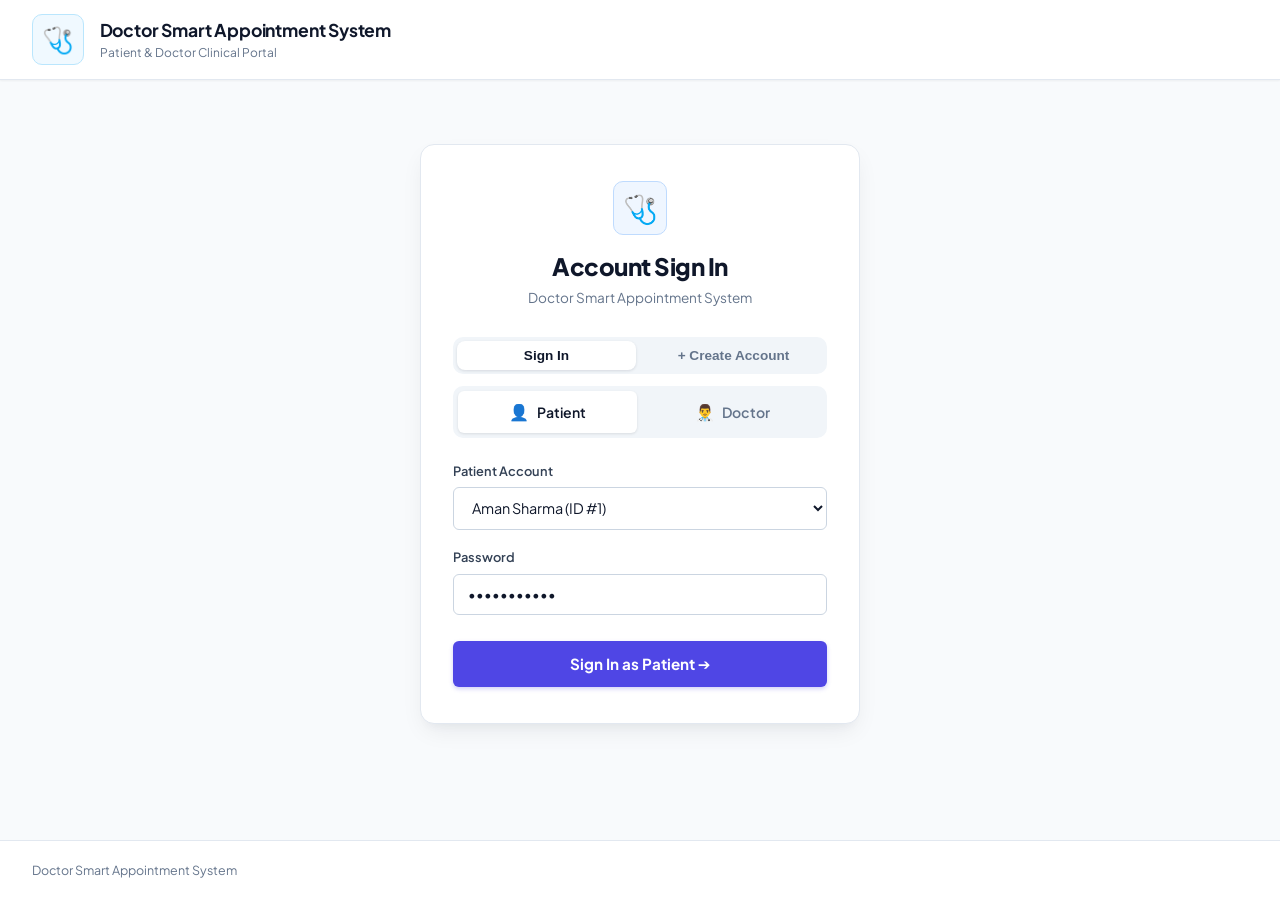
<file: index.html>
<!DOCTYPE html>
<html lang="en">
<head>
  <meta charset="UTF-8">
  <meta http-equiv="refresh" content="0; url=web/index.html">
  <meta name="viewport" content="width=device-width, initial-scale=1.0">
  <title>Doctor Smart Appointment System</title>
  <script>
    window.location.replace("web/index.html");
  </script>
</head>
<body style="font-family: sans-serif; text-align: center; padding: 50px;">
  <h2>Doctor Smart Appointment & Clinical Workflow System</h2>
  <p>Loading interactive web portal and simulator...</p>
  <p><a href="web/index.html">Click here if you are not redirected automatically</a></p>
</body>
</html>
</file>
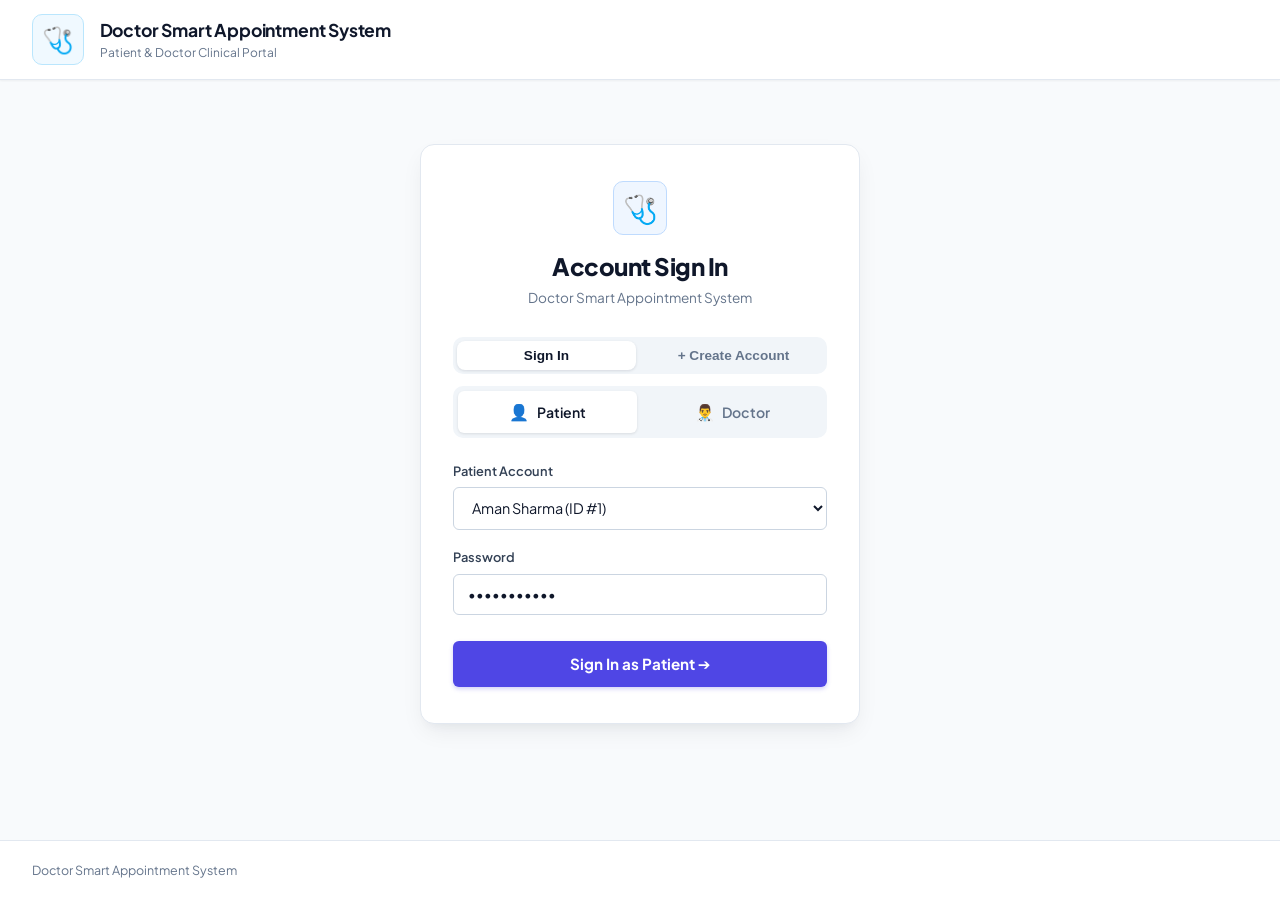
<file: web/index.html>
<!DOCTYPE html>
<html lang="en">
<head>
  <meta charset="UTF-8">
  <meta name="viewport" content="width=device-width, initial-scale=1.0">
  <title>Doctor Smart Appointment System — Clinical Portal</title>
  <link rel="preconnect" href="https://fonts.googleapis.com">
  <link rel="preconnect" href="https://fonts.gstatic.com" crossorigin>
  <link href="https://fonts.googleapis.com/css2?family=Plus+Jakarta+Sans:wght@400;500;600;700;800&family=JetBrains+Mono:wght@400;500;600;700&display=swap" rel="stylesheet">
  <link rel="stylesheet" href="style.css?v=2.5">
</head>
<body>
  <!-- Header / Navigation Bar -->
  <header class="navbar">
    <div class="nav-left">
      <div class="logo-icon">🩺</div>
      <div class="logo-meta">
        <div class="logo-title">Doctor Smart Appointment System</div>
        <div class="logo-subtitle">Patient &amp; Doctor Clinical Portal</div>
      </div>
    </div>
  </header>

  <main class="main-content">
    <!-- TAB 1: LIVE SIMULATOR -->
    <section id="tab-simulator" class="tab-pane active">

      <!-- 1. Clean Role Sign-In Card -->
      <div id="view-auth-gate" class="login-wrapper">
        <div class="login-card">
          <div class="login-header">
            <div class="login-icon-box">🩺</div>
            <h2 class="login-title" id="auth-card-title">Account Sign In</h2>
            <p class="login-subtitle">Doctor Smart Appointment System</p>
          </div>

          <!-- Sign In vs Create Account Mode Toggle -->
          <div class="auth-mode-toggle">
            <button type="button" class="auth-mode-btn active" id="btn-auth-signin">Sign In</button>
            <button type="button" class="auth-mode-btn" id="btn-auth-signup">+ Create Account</button>
          </div>

          <!-- Doctor or Patient Role Toggle Buttons -->
          <div class="login-role-toggle">
            <button type="button" class="role-toggle-btn active" id="btn-role-patient">
              <span class="role-icon">👤</span> Patient
            </button>
            <button type="button" class="role-toggle-btn" id="btn-role-doctor">
              <span class="role-icon">👨‍⚕️</span> Doctor
            </button>
          </div>

          <!-- Login Form -->
          <form id="form-login" class="login-form">
            <!-- Patient account selection -->
            <div class="login-field" id="field-patient-user">
              <label for="signin-patient-select">Patient Account</label>
              <select id="signin-patient-select" class="form-input">
                <option value="1">Aman Sharma (ID #1 • Primary)</option>
                <option value="2">Riya Patel (ID #2 • General)</option>
                <option value="3">Kabir Mehta (ID #3 • Executive)</option>
                <option value="4">Sneha Reddy (ID #4 • Ortho Care)</option>
                <option value="5">Vikram Malhotra (ID #5 • Pediatric)</option>
              </select>
            </div>

            <!-- Doctor account selection (hidden by default) -->
            <div class="login-field hidden" id="field-doctor-user">
              <label for="signin-doctor-select">Doctor Account</label>
              <select id="signin-doctor-select" class="form-input">
                <option value="1">Dr. Rajesh Sharma (ID #1 • Senior General Physician)</option>
                <option value="2">Dr. Pooja Verma (ID #2 • Specialist Cardiologist)</option>
                <option value="3">Dr. Arjun Kapoor (ID #3 • Orthopedic Surgeon)</option>
                <option value="4">Dr. Ananya Iyer (ID #4 • Consultant Neurologist)</option>
              </select>
            </div>

            <div class="login-field">
              <label for="login-password">Password</label>
              <input type="password" id="login-password" class="form-input" placeholder="Enter password" value="password123" required autocomplete="current-password">
            </div>

            <button type="submit" id="btn-login-submit" class="btn btn-login-action btn-patient-action">
              Sign In as Patient ➔
            </button>
          </form>

          <!-- Sign Up Form (Create New Patient or Doctor) -->
          <form id="form-signup" class="login-form hidden">
            <div id="signup-patient-fields">
              <div class="login-field">
                <label for="signup-patient-name">Full Name</label>
                <input type="text" id="signup-patient-name" class="form-input" placeholder="e.g. Rohan Verma">
              </div>
              <div class="login-field" style="margin-top:0.75rem;">
                <label for="signup-patient-contact">Contact Number</label>
                <input type="text" id="signup-patient-contact" class="form-input" placeholder="e.g. +91 98765 12345">
              </div>
            </div>

            <div id="signup-doctor-fields" class="hidden">
              <div class="login-field">
                <label for="signup-doctor-name">Doctor Name</label>
                <input type="text" id="signup-doctor-name" class="form-input" placeholder="e.g. Dr. Neha Kulkarni">
              </div>
              <div class="login-field" style="margin-top:0.75rem;">
                <label for="signup-doctor-specialty">Specialty</label>
                <input type="text" id="signup-doctor-specialty" class="form-input" placeholder="e.g. Dermatologist">
              </div>
              <div class="login-field" style="margin-top:0.75rem;">
                <label for="signup-doctor-fee">Consultation Fee (₹)</label>
                <input type="number" id="signup-doctor-fee" class="form-input" min="0" step="50" value="600">
              </div>
            </div>

            <div class="login-field">
              <label for="signup-password">Password</label>
              <input type="password" id="signup-password" class="form-input" placeholder="Create password" value="password123" required autocomplete="new-password">
            </div>

            <button type="submit" id="btn-signup-submit" class="btn btn-login-action btn-patient-action">
              Create Patient Account &amp; Sign In ➔
            </button>
          </form>
        </div>
      </div>

      <!-- 2. Active Portals Container (Shown once signed in) -->
      <div id="view-active-portals" class="portals-container hidden">

        <!-- Dedicated Patient Portal -->
        <div id="view-patient-portal" class="portal-card patient-portal single-portal hidden">
          <div class="portal-header">
            <div class="portal-header-left">
              <div class="portal-badge patient-badge">Patient Portal</div>
              <div class="portal-user-meta">
                <span class="avatar-pill">👤</span>
                <span id="patient-active-label" class="active-user-name">Aman Sharma (ID #1)</span>
              </div>
            </div>
            <div class="portal-header-right">
              <div class="portal-user-select">
                <label for="patient-select">Switch Patient:</label>
                <select id="patient-select">
                  <option value="1">Aman Sharma (ID #1)</option>
                  <option value="2">Riya Patel (ID #2)</option>
                  <option value="3">Kabir Mehta (ID #3)</option>
                  <option value="4">Sneha Reddy (ID #4)</option>
                  <option value="5">Vikram Malhotra (ID #5)</option>
                </select>
              </div>
              <button type="button" class="btn btn-sm btn-outline btn-signout" id="btn-signout-patient">
                🚪 Sign Out / Switch Portal
              </button>
            </div>
          </div>

          <div class="portal-body">
            <!-- Action: Request Appointment -->
            <div class="action-box">
              <h3 class="section-heading">Request an Appointment</h3>
              <form id="form-request-appt" class="appt-form">
                <div class="form-row">
                  <div class="form-group">
                    <label>Select Doctor</label>
                    <select id="input-doctor-id">
                      <option value="1">Dr. Rajesh Sharma (General Physician - ₹600)</option>
                      <option value="2">Dr. Pooja Verma (Specialist Cardiologist - ₹850)</option>
                      <option value="3">Dr. Arjun Kapoor (Orthopedic Surgeon - ₹750)</option>
                      <option value="4">Dr. Ananya Iyer (Consultant Neurologist - ₹900)</option>
                    </select>
                  </div>
                  <div class="form-group">
                    <label>Preferred Date & Time</label>
                    <input type="datetime-local" id="input-appt-datetime" required>
                  </div>
                  <div class="form-group">
                    <label>Triage Priority</label>
                    <select id="input-triage-priority">
                      <option value="ROUTINE">Routine Consultation (Rank 3)</option>
                      <option value="URGENT">Urgent Review (Rank 2)</option>
                      <option value="EMERGENCY">Emergency / Critical Care (Rank 1)</option>
                    </select>
                  </div>
                </div>
                <div class="quick-chips">
                  <span class="chip-label">Quick presets:</span>
                  <button type="button" class="preset-chip" id="preset-tomorrow-10">Tomorrow 10:30 AM</button>
                  <button type="button" class="preset-chip" id="preset-tomorrow-14">Tomorrow 02:00 PM</button>
                  <button type="button" class="preset-chip chip-warning" id="preset-past">Past Date (Test Guard)</button>
                </div>
                <button type="submit" class="btn btn-patient">Submit Request (Status: PENDING)</button>
              </form>
            </div>

            <!-- Patient Records -->
            <div class="records-container">
              <div class="records-tabs">
                <button class="records-subtab active" data-subtab="patient-appts">My Appointments (<span id="count-patient-appts">0</span>)</button>
                <button class="records-subtab" data-subtab="patient-consults">Diagnosis & Prescriptions (<span id="count-patient-consults">0</span>)</button>
              </div>

              <div id="subtab-patient-appts" class="subtab-content active">
                <div id="patient-appts-list" class="cards-list">
                  <!-- Populated by JS -->
                </div>
              </div>

              <div id="subtab-patient-consults" class="subtab-content">
                <div id="patient-consults-list" class="cards-list">
                  <!-- Populated by JS -->
                </div>
              </div>
            </div>
          </div>
        </div>

        <!-- Dedicated Doctor Portal -->
        <div id="view-doctor-portal" class="portal-card doctor-portal single-portal hidden">
          <div class="portal-header">
            <div class="portal-header-left">
              <div class="portal-badge doctor-badge">Doctor Clinical Workspace</div>
              <div class="portal-user-meta">
                <span class="avatar-pill">👨‍⚕️</span>
                <span id="doctor-active-label" class="active-user-name">Dr. Rajesh Sharma <small>(Senior General Physician • ID #1)</small></span>
              </div>
            </div>
            <div class="portal-header-right">
              <div class="portal-user-select">
                <label for="doctor-select">Switch Doctor:</label>
                <select id="doctor-select">
                  <option value="1">Dr. Rajesh Sharma (ID #1)</option>
                  <option value="2">Dr. Pooja Verma (ID #2)</option>
                  <option value="3">Dr. Arjun Kapoor (ID #3)</option>
                  <option value="4">Dr. Ananya Iyer (ID #4)</option>
                </select>
              </div>
              <button type="button" class="btn btn-sm btn-outline btn-signout" id="btn-signout-doctor">
                🚪 Sign Out / Switch Portal
              </button>
            </div>
          </div>

          <div class="portal-body">
            <!-- Pending Requests Section -->
            <div class="action-box">
              <div class="box-title-row">
                <h3 class="section-heading">Pending Appointment Requests</h3>
                <span class="counter-badge" id="count-doctor-pending">0 Pending</span>
              </div>
              <div id="doctor-pending-list" class="cards-list compact-list">
                <!-- Populated by JS -->
              </div>
            </div>

            <!-- Consultation Recording Section -->
            <div class="action-box highlight-box">
              <div class="box-title-row">
                <h3 class="section-heading">Record Consultation & Auto-Schedule Follow-up</h3>
              </div>
              <p class="section-desc">Consultation can only be recorded for <strong>APPROVED</strong> appointments. Next-visit generates an automatic follow-up booking.</p>

              <form id="form-consultation" class="consult-form">
                <div class="form-group">
                  <label>Select Approved Appointment to Consult</label>
                  <select id="select-consult-appt">
                    <option value="">-- Choose Approved Appointment --</option>
                  </select>
                </div>
                <div class="form-group">
                  <label>Clinical Diagnosis</label>
                  <input type="text" id="input-diagnosis" placeholder="e.g. Acute Bronchitis & Allergic Rhinitis" required>
                </div>
                <div class="form-group">
                  <label>Prescription & Treatment Plan</label>
                  <textarea id="input-prescription" rows="2" placeholder="e.g. Tab Amoxicillin 500mg TDS x 5d; Tab Cetirizine 10mg OD x 7d" required></textarea>
                </div>
                <div class="form-group">
                  <label>Next Visit Date & Time (Triggers Auto-Booking)</label>
                  <input type="datetime-local" id="input-next-visit" required>
                </div>
                <div class="quick-chips">
                  <span class="chip-label">Quick next visit:</span>
                  <button type="button" class="preset-chip" id="preset-next-2w">+2 Weeks (11:00 AM)</button>
                  <button type="button" class="preset-chip" id="preset-next-1m">+1 Month (10:00 AM)</button>
                </div>
                <button type="submit" class="btn btn-doctor">Save Consultation & Create Follow-up</button>
              </form>
            </div>
          </div>
        </div>

      </div>
    </section>
  </main>

  <footer class="app-footer">
    <div class="footer-content">
      <span>Doctor Smart Appointment System</span>
    </div>
  </footer>

  <script src="app.js?v=2.7"></script>
</body>
</html>
</file>
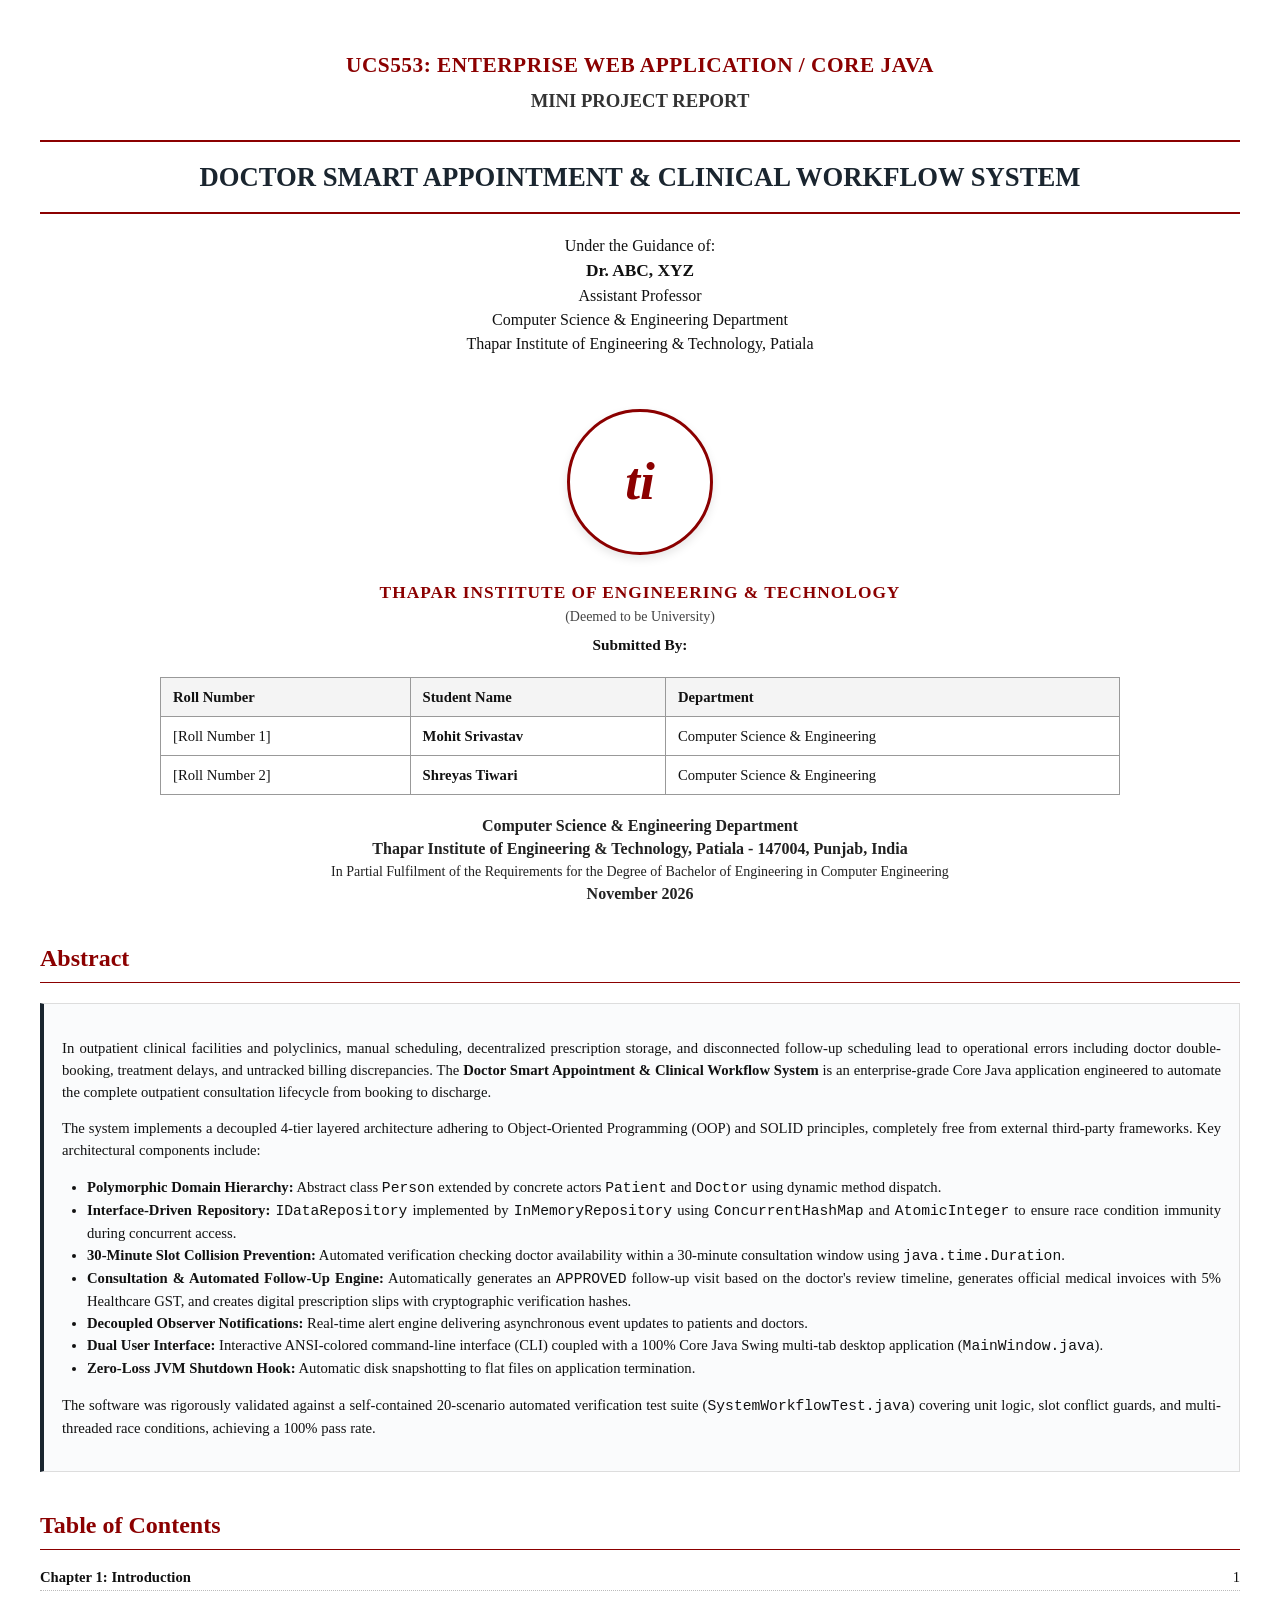
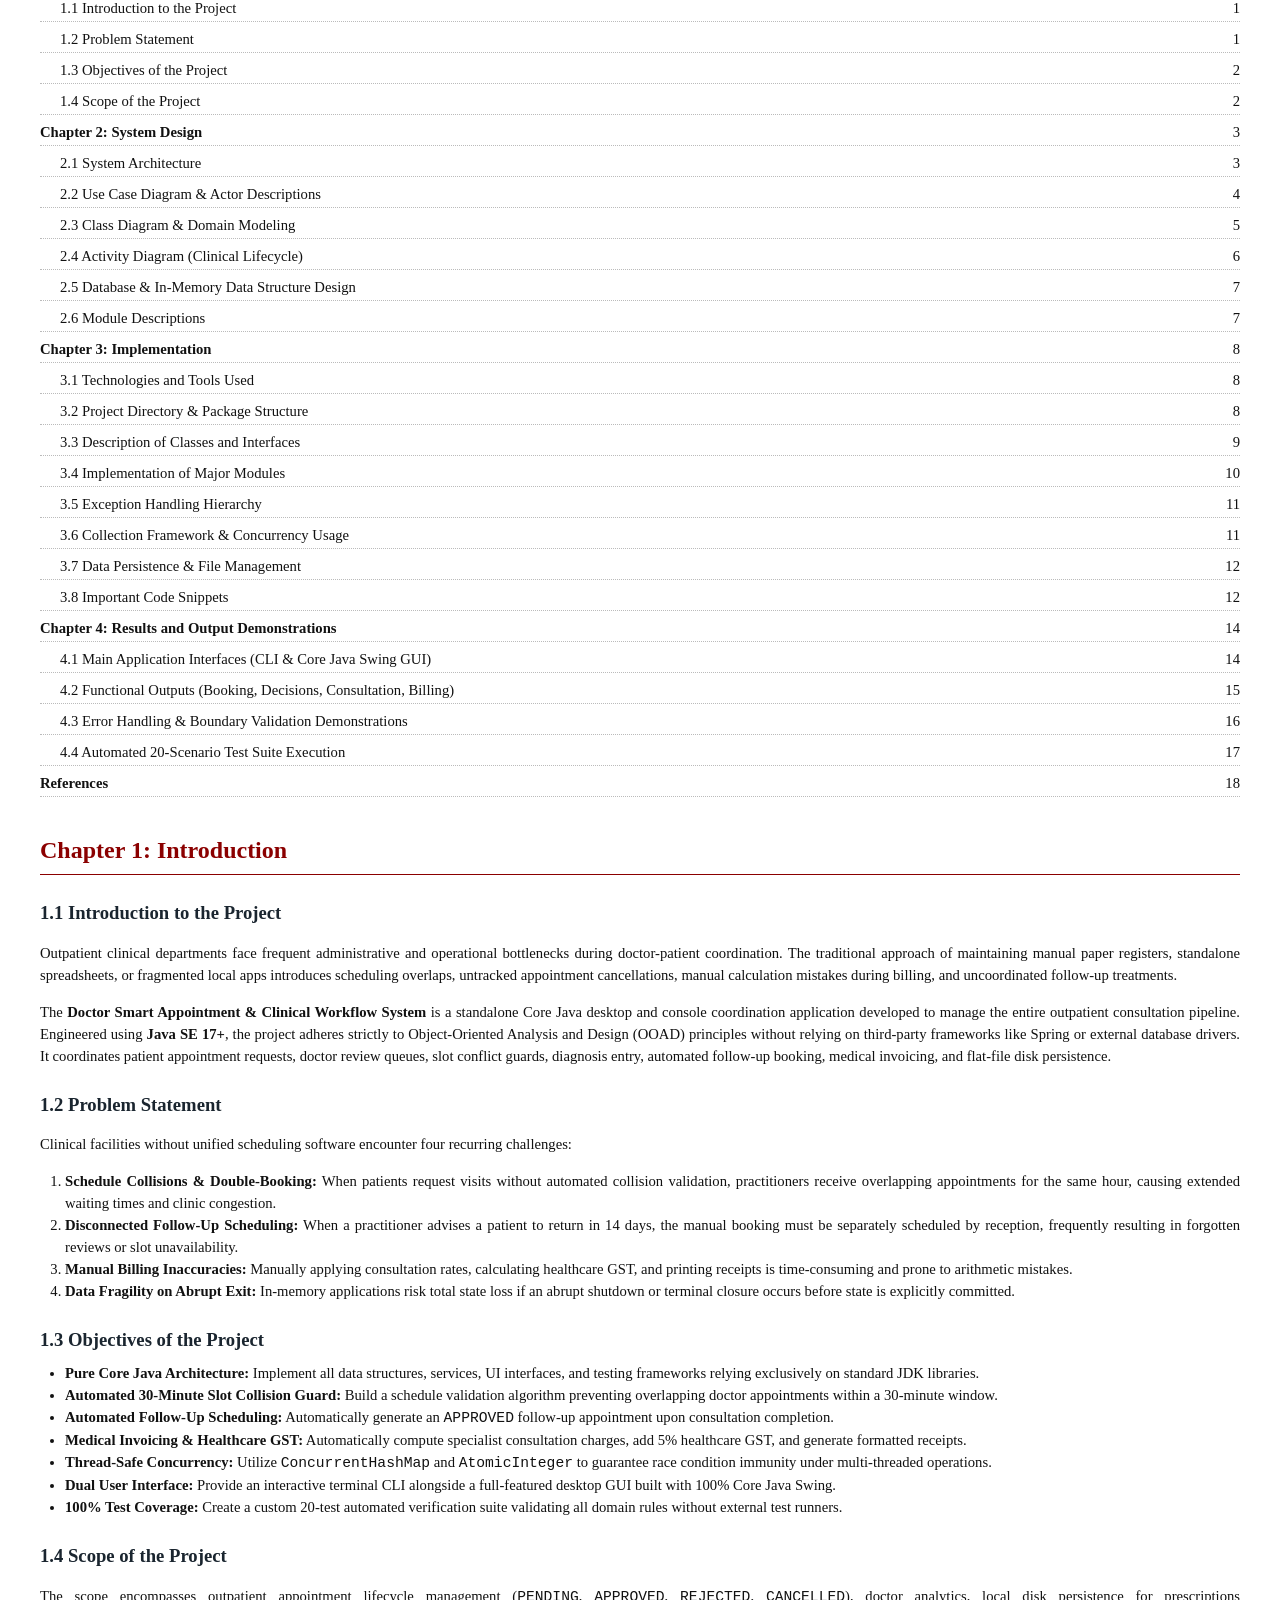
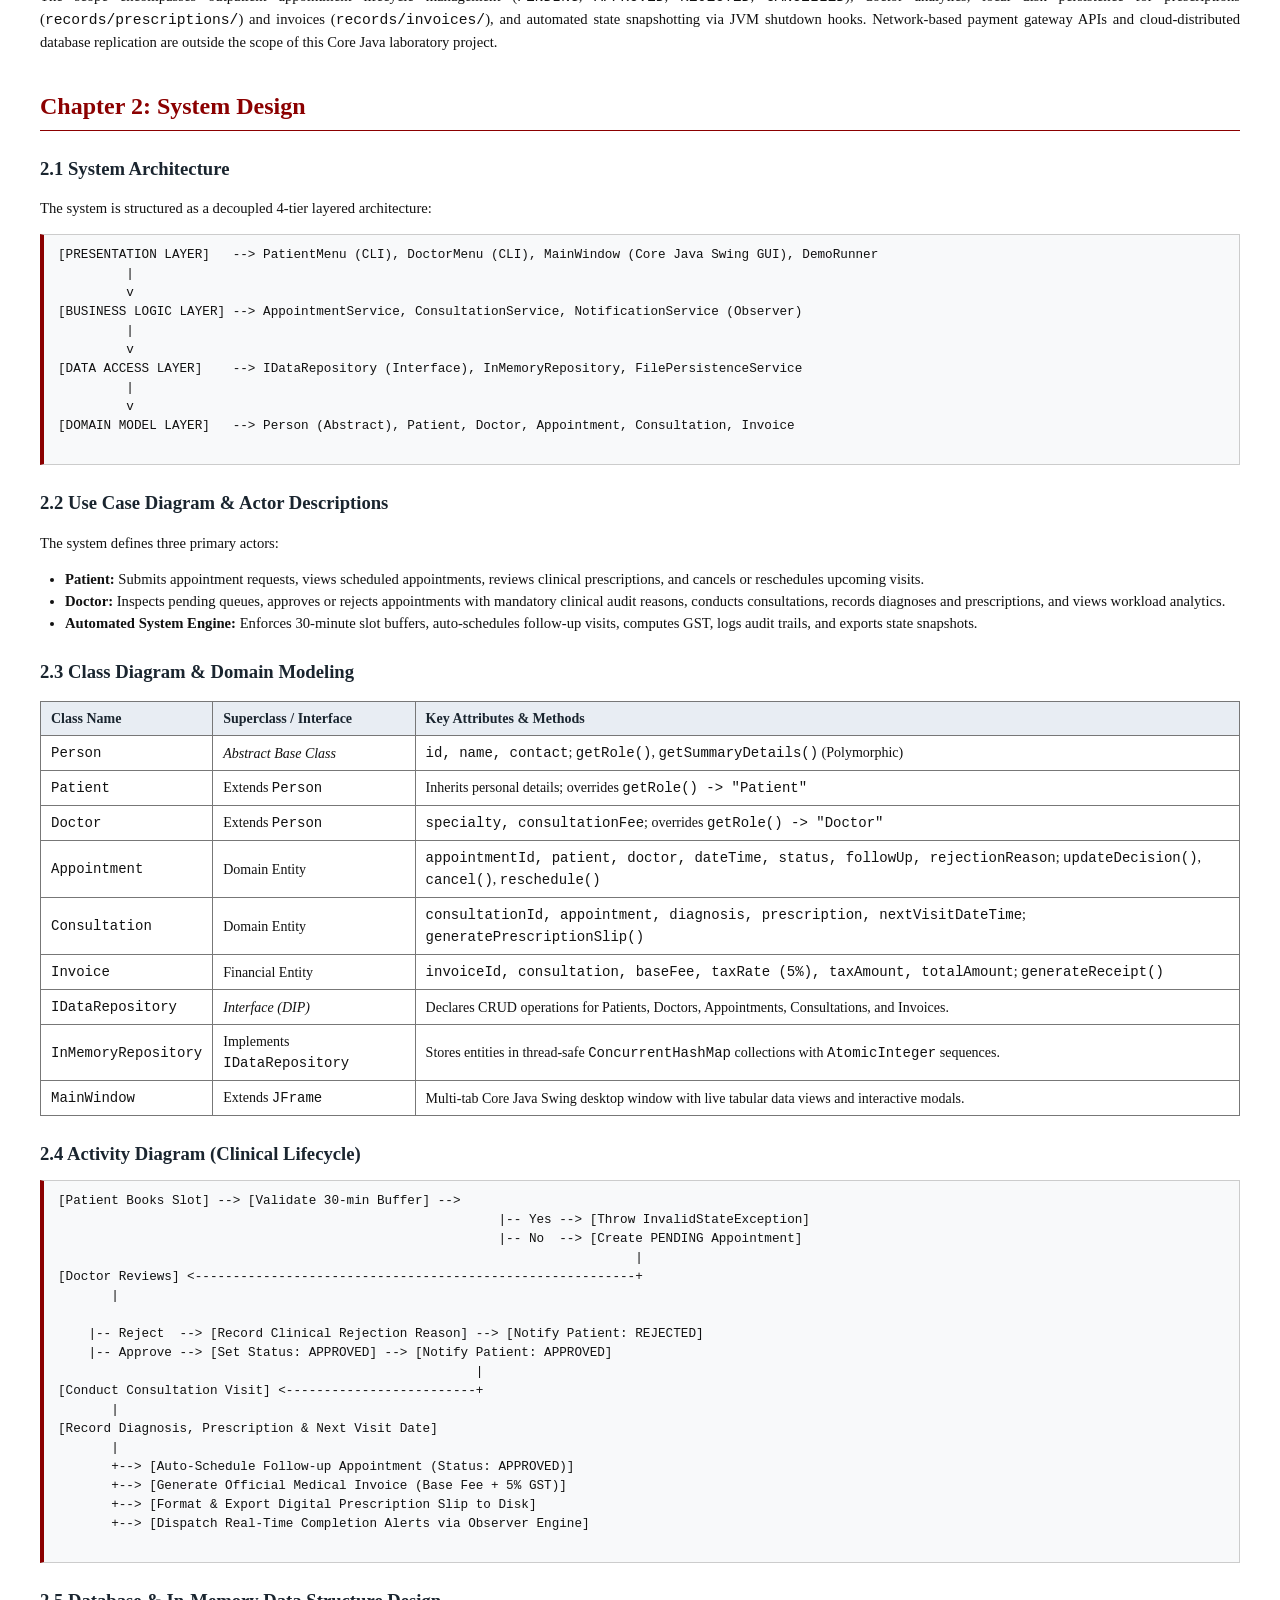
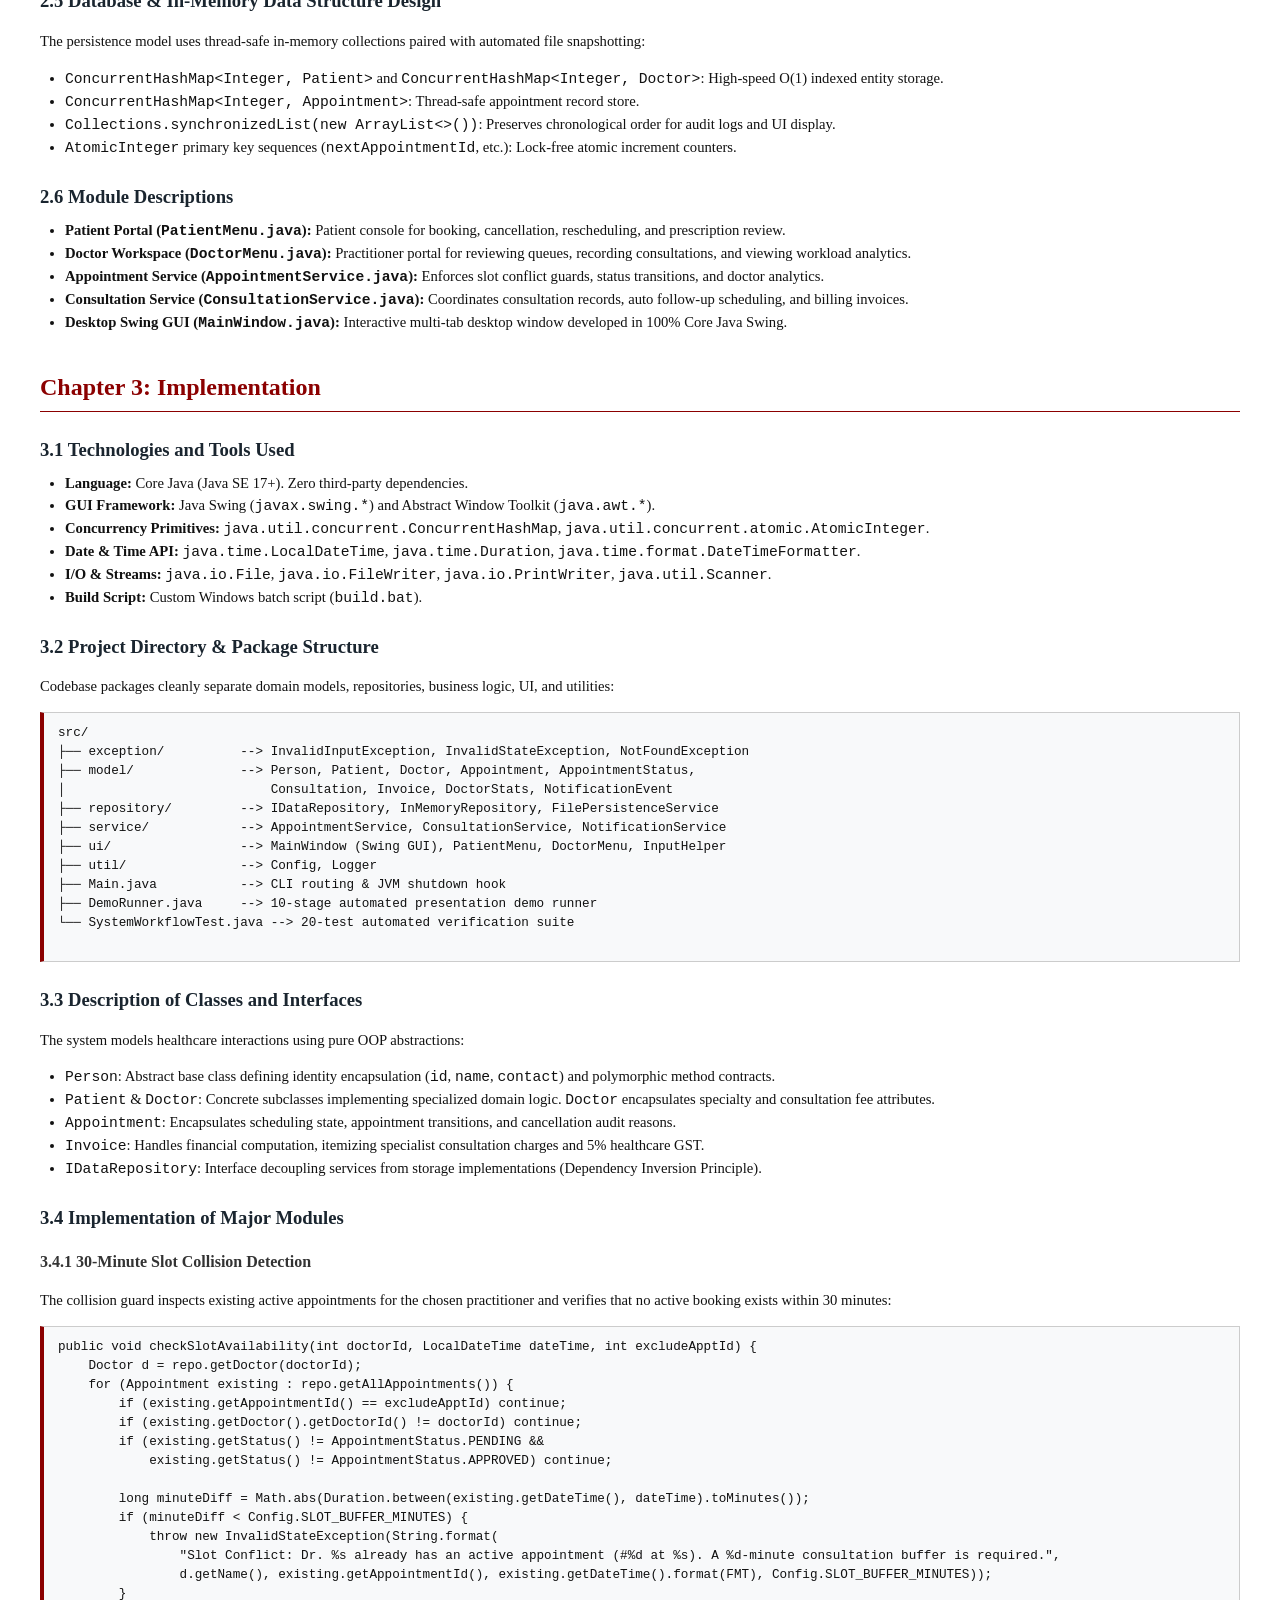
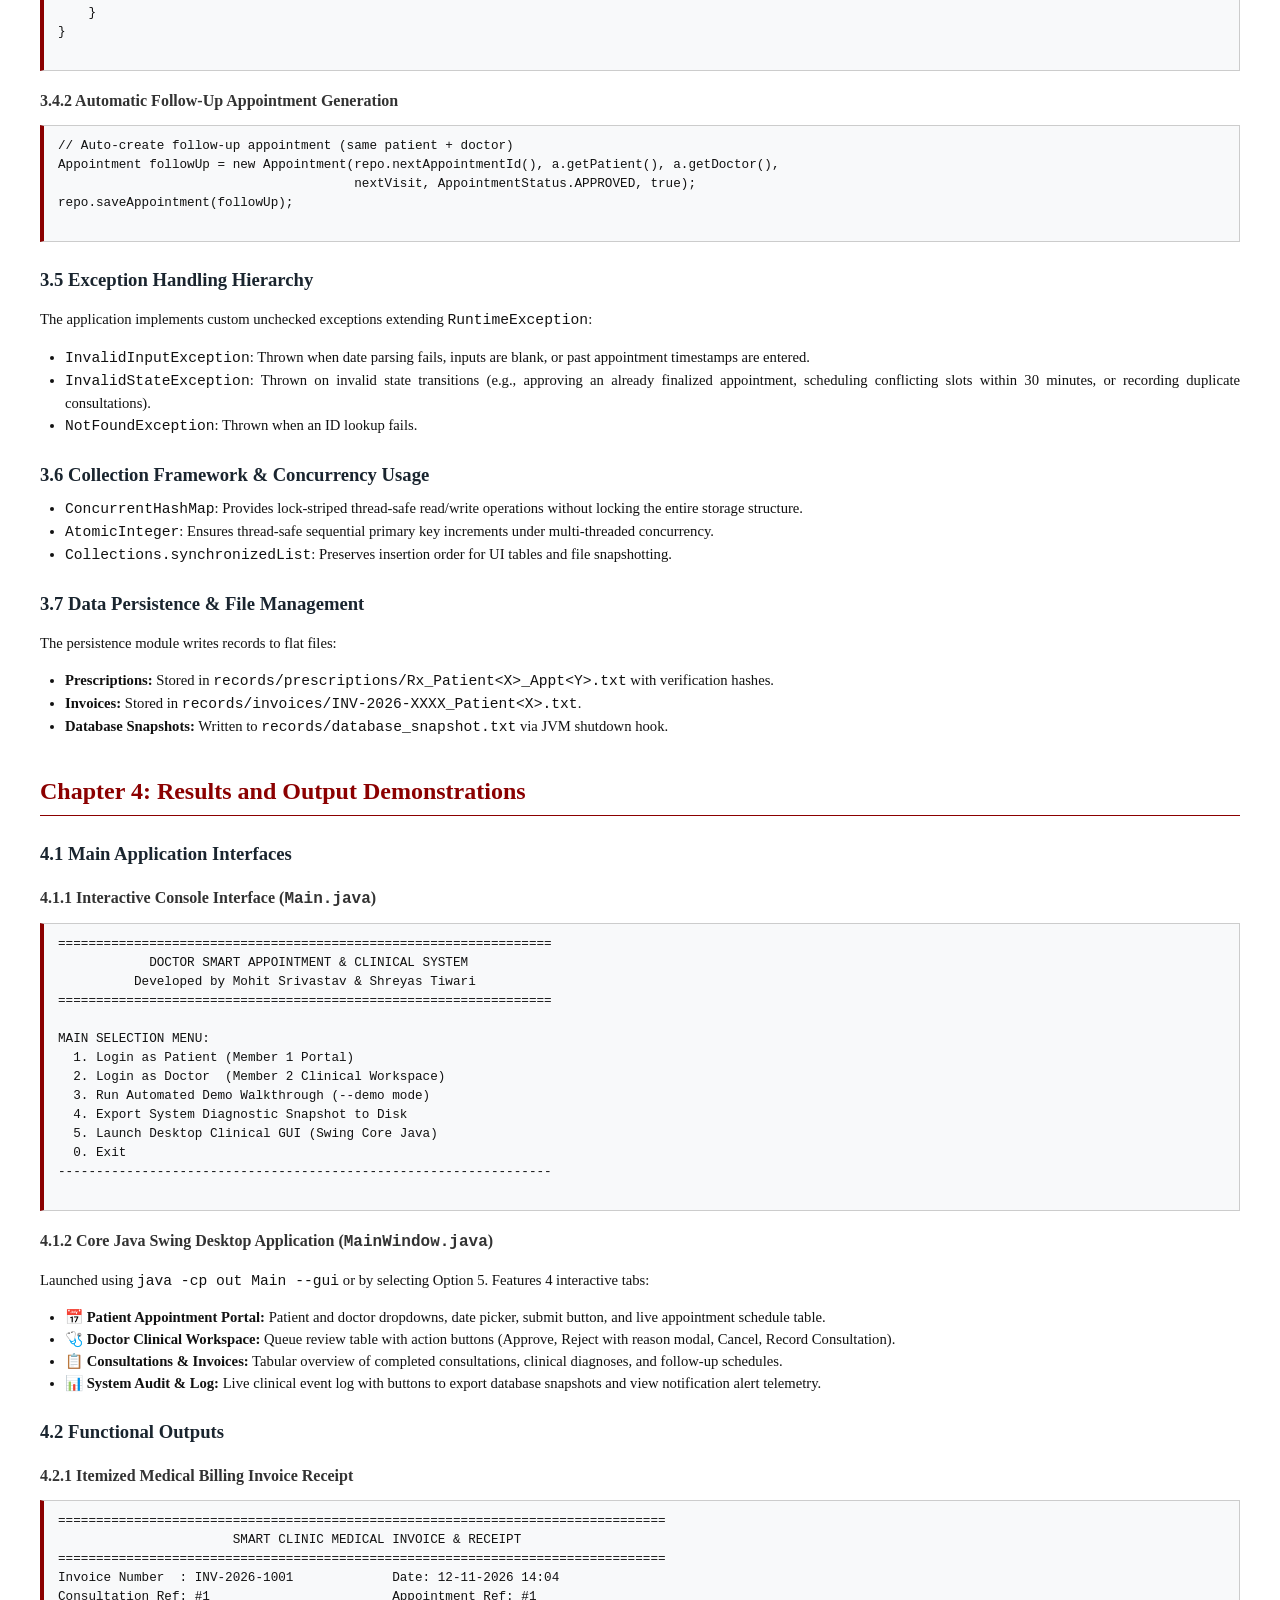
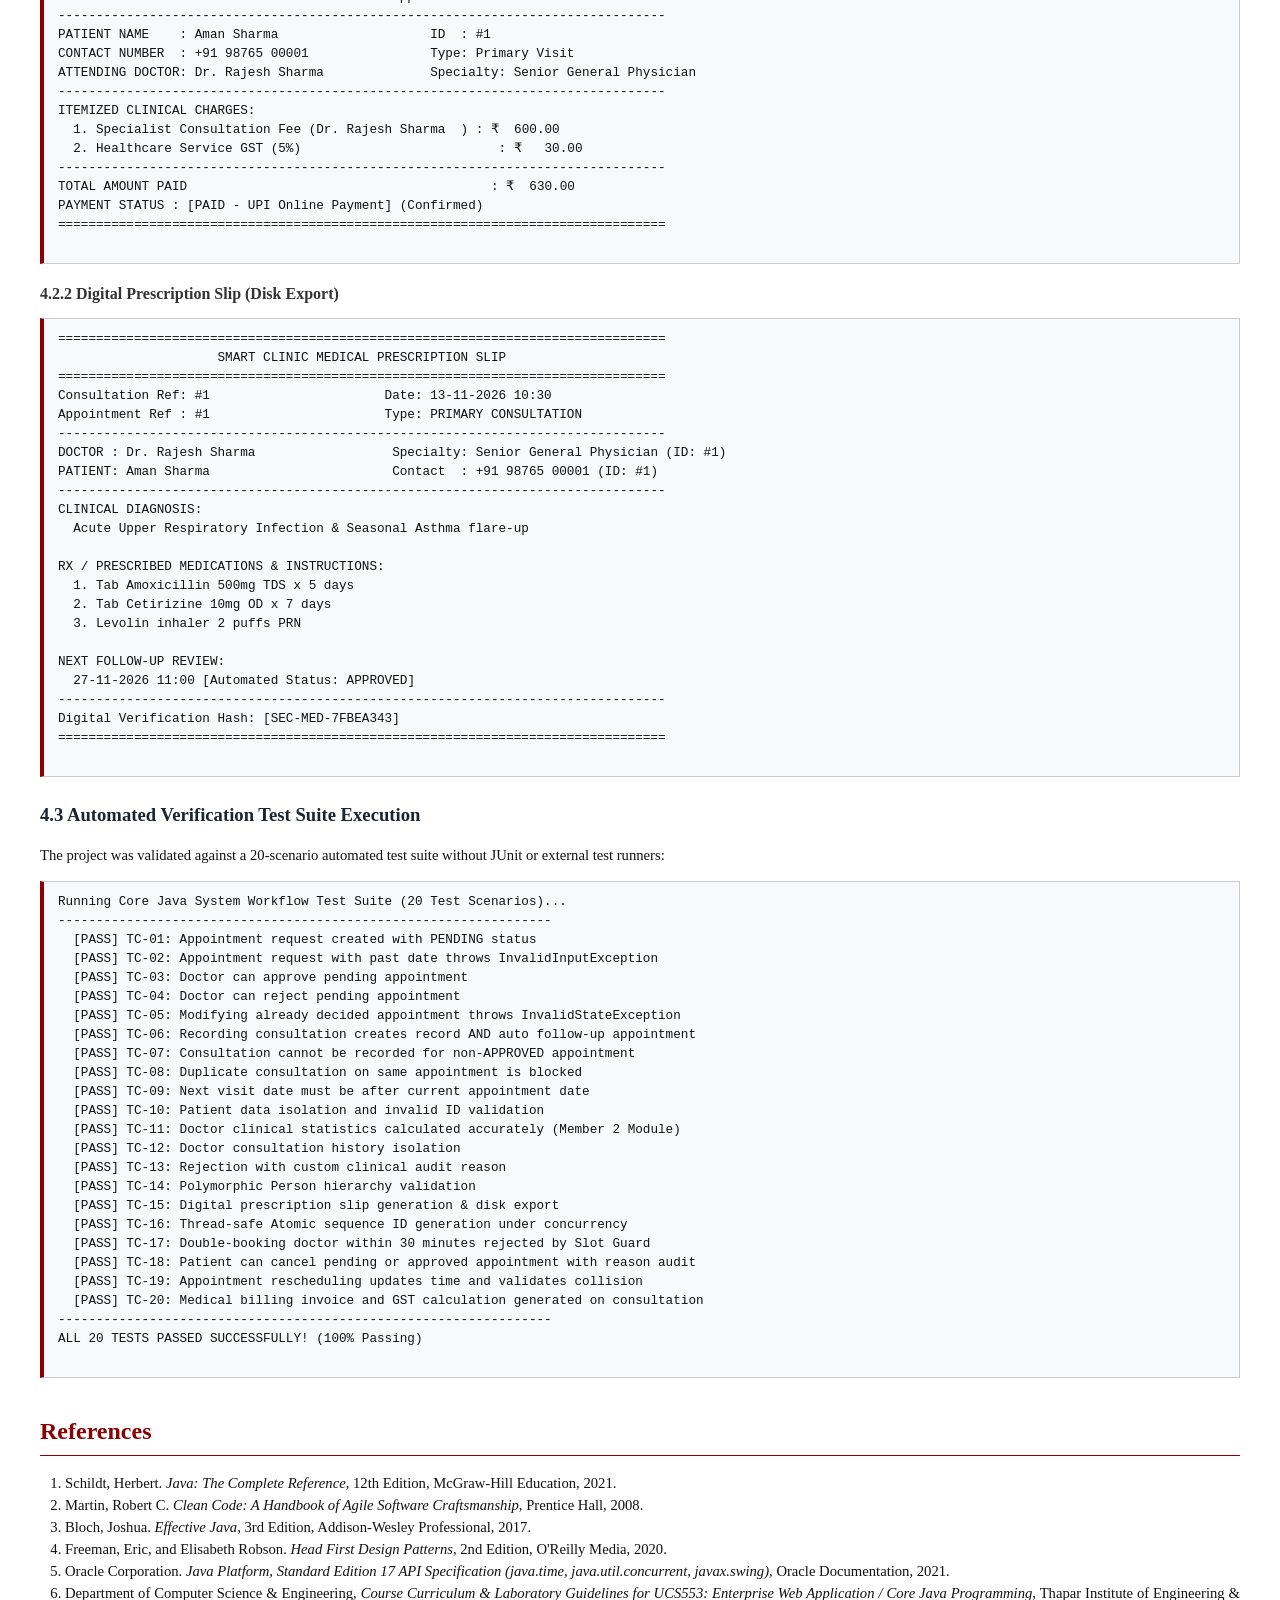
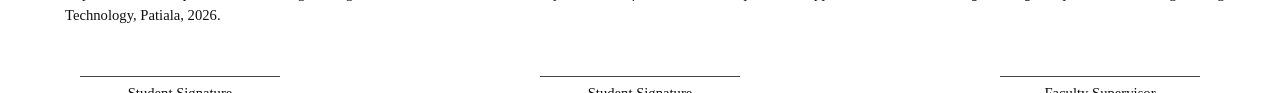
<file: docs/MINI_PROJECT_REPORT.html>
<!DOCTYPE html>
<html lang="en">
<head>
  <meta charset="UTF-8">
  <title>UCS553 Mini Project Report - Doctor Smart Appointment & Clinical Workflow System</title>
  <style>
    @page {
      size: A4;
      margin: 20mm 15mm 20mm 20mm;
    }
    body {
      font-family: "Times New Roman", Times, serif;
      line-height: 1.5;
      color: #111;
      background: #fff;
      margin: 0;
      padding: 20px 40px;
    }
    .cover-page {
      text-align: center;
      min-height: 95vh;
      display: flex;
      flex-direction: column;
      justify-content: space-between;
      page-break-after: always;
      padding-top: 30px;
    }
    .course-header {
      font-size: 16pt;
      font-weight: bold;
      color: #8B0000;
      letter-spacing: 0.5px;
      margin-bottom: 5px;
    }
    .report-subtitle {
      font-size: 14pt;
      font-weight: bold;
      color: #333;
      margin-bottom: 25px;
    }
    .project-title {
      font-size: 20pt;
      font-weight: bold;
      color: #1a252f;
      text-transform: uppercase;
      margin: 20px 0;
      padding: 15px 0;
      border-top: 2px solid #8B0000;
      border-bottom: 2px solid #8B0000;
    }
    .guidance-section {
      font-size: 12pt;
      margin: 20px 0;
    }
    .guidance-section strong {
      font-size: 13pt;
      color: #111;
    }
    .tiet-logo-box {
      margin: 25px auto;
      width: 140px;
      height: 140px;
      border-radius: 50%;
      background: #fff;
      display: flex;
      align-items: center;
      justify-content: center;
      border: 3px solid #8B0000;
      box-shadow: 0 4px 10px rgba(0,0,0,0.1);
    }
    .tiet-logo-box span {
      font-size: 40pt;
      font-weight: bold;
      color: #8B0000;
      font-family: "Georgia", serif;
      font-style: italic;
    }
    .submission-table {
      margin: 20px auto;
      width: 80%;
      border-collapse: collapse;
      font-size: 11pt;
    }
    .submission-table th, .submission-table td {
      border: 1px solid #999;
      padding: 8px 12px;
      text-align: left;
    }
    .submission-table th {
      background: #f4f4f4;
      font-weight: bold;
    }
    .institute-footer {
      font-size: 12pt;
      font-weight: bold;
      color: #222;
      line-height: 1.4;
      margin-top: 20px;
    }
    .page-break {
      page-break-after: always;
    }
    h1 {
      font-size: 18pt;
      color: #8B0000;
      border-bottom: 1.5px solid #8B0000;
      padding-bottom: 6px;
      margin-top: 35px;
    }
    h2 {
      font-size: 14pt;
      color: #1a252f;
      margin-top: 24px;
      margin-bottom: 8px;
    }
    h3 {
      font-size: 12pt;
      color: #333;
      margin-top: 18px;
      margin-bottom: 6px;
    }
    p, li {
      font-size: 11pt;
      text-align: justify;
    }
    ul, ol {
      margin-top: 5px;
      margin-bottom: 10px;
      padding-left: 25px;
    }
    table.data-table {
      width: 100%;
      border-collapse: collapse;
      margin: 15px 0;
      font-size: 10.5pt;
    }
    table.data-table th, table.data-table td {
      border: 1px solid #777;
      padding: 6px 10px;
      text-align: left;
    }
    table.data-table th {
      background: #e8edf3;
      color: #1a252f;
      font-weight: bold;
    }
    pre {
      background: #f8f9fa;
      border: 1px solid #ccc;
      border-left: 4px solid #8B0000;
      padding: 10px 14px;
      font-family: "Consolas", "Courier New", monospace;
      font-size: 9.5pt;
      overflow-x: auto;
      white-space: pre-wrap;
      margin: 12px 0;
    }
    .badge-pass {
      color: #0b7a2d;
      font-weight: bold;
    }
    .toc-item {
      display: flex;
      justify-content: space-between;
      margin: 6px 0;
      font-size: 11pt;
      border-bottom: 1px dotted #bbb;
      padding-bottom: 2px;
    }
    .abstract-box {
      background: #fafbfc;
      border: 1px solid #ddd;
      border-left: 4px solid #1a252f;
      padding: 18px;
      margin: 20px 0;
      font-style: normal;
    }
    .sign-row {
      margin-top: 50px;
      display: flex;
      justify-content: space-between;
      padding: 0 40px;
    }
    .sign-box {
      text-align: center;
      border-top: 1px solid #444;
      width: 200px;
      padding-top: 5px;
      font-size: 11pt;
    }
  </style>
</head>
<body>

  <!-- COVER PAGE -->
  <div class="cover-page">
    <div>
      <div class="course-header">UCS553: ENTERPRISE WEB APPLICATION / CORE JAVA</div>
      <div class="report-subtitle">MINI PROJECT REPORT</div>

      <div class="project-title">
        DOCTOR SMART APPOINTMENT & CLINICAL WORKFLOW SYSTEM
      </div>

      <div class="guidance-section">
        Under the Guidance of:<br>
        <strong>Dr. ABC, XYZ</strong><br>
        Assistant Professor<br>
        Computer Science & Engineering Department<br>
        Thapar Institute of Engineering & Technology, Patiala
      </div>
    </div>

    <div>
      <div class="tiet-logo-box">
        <span>ti</span>
      </div>
      <div style="font-weight:bold; font-size:13pt; color:#8B0000; letter-spacing:1px;">
        THAPAR INSTITUTE OF ENGINEERING & TECHNOLOGY
      </div>
      <div style="font-size:10.5pt; color:#444;">(Deemed to be University)</div>
    </div>

    <div>
      <div style="font-weight: bold; font-size: 11.5pt; margin-bottom: 8px;">Submitted By:</div>
      <table class="submission-table">
        <tr>
          <th>Roll Number</th>
          <th>Student Name</th>
          <th>Department</th>
        </tr>
        <tr>
          <td>[Roll Number 1]</td>
          <td><strong>Mohit Srivastav</strong></td>
          <td>Computer Science & Engineering</td>
        </tr>
        <tr>
          <td>[Roll Number 2]</td>
          <td><strong>Shreyas Tiwari</strong></td>
          <td>Computer Science & Engineering</td>
        </tr>
      </table>

      <div class="institute-footer">
        Computer Science & Engineering Department<br>
        Thapar Institute of Engineering & Technology, Patiala - 147004, Punjab, India<br>
        <span style="font-size: 10.5pt; font-weight: normal;">In Partial Fulfilment of the Requirements for the Degree of Bachelor of Engineering in Computer Engineering</span><br>
        <strong>November 2026</strong>
      </div>
    </div>
  </div>

  <!-- ABSTRACT -->
  <div class="page-break">
    <h1>Abstract</h1>
    <div class="abstract-box">
      <p>
        In outpatient clinical facilities and polyclinics, manual scheduling, decentralized prescription storage, and disconnected follow-up scheduling lead to operational errors including doctor double-booking, treatment delays, and untracked billing discrepancies. The <strong>Doctor Smart Appointment & Clinical Workflow System</strong> is an enterprise-grade Core Java application engineered to automate the complete outpatient consultation lifecycle from booking to discharge.
      </p>
      <p>
        The system implements a decoupled 4-tier layered architecture adhering to Object-Oriented Programming (OOP) and SOLID principles, completely free from external third-party frameworks. Key architectural components include:
      </p>
      <ul>
        <li><strong>Polymorphic Domain Hierarchy:</strong> Abstract class <code>Person</code> extended by concrete actors <code>Patient</code> and <code>Doctor</code> using dynamic method dispatch.</li>
        <li><strong>Interface-Driven Repository:</strong> <code>IDataRepository</code> implemented by <code>InMemoryRepository</code> using <code>ConcurrentHashMap</code> and <code>AtomicInteger</code> to ensure race condition immunity during concurrent access.</li>
        <li><strong>30-Minute Slot Collision Prevention:</strong> Automated verification checking doctor availability within a 30-minute consultation window using <code>java.time.Duration</code>.</li>
        <li><strong>Consultation & Automated Follow-Up Engine:</strong> Automatically generates an <code>APPROVED</code> follow-up visit based on the doctor's review timeline, generates official medical invoices with 5% Healthcare GST, and creates digital prescription slips with cryptographic verification hashes.</li>
        <li><strong>Decoupled Observer Notifications:</strong> Real-time alert engine delivering asynchronous event updates to patients and doctors.</li>
        <li><strong>Dual User Interface:</strong> Interactive ANSI-colored command-line interface (CLI) coupled with a 100% Core Java Swing multi-tab desktop application (<code>MainWindow.java</code>).</li>
        <li><strong>Zero-Loss JVM Shutdown Hook:</strong> Automatic disk snapshotting to flat files on application termination.</li>
      </ul>
      <p>
        The software was rigorously validated against a self-contained 20-scenario automated verification test suite (<code>SystemWorkflowTest.java</code>) covering unit logic, slot conflict guards, and multi-threaded race conditions, achieving a 100% pass rate.
      </p>
    </div>

    <h1>Table of Contents</h1>
    <div style="margin-top: 15px;">
      <div class="toc-item"><span><strong>Chapter 1: Introduction</strong></span><span>1</span></div>
      <div class="toc-item"><span style="padding-left: 20px;">1.1 Introduction to the Project</span><span>1</span></div>
      <div class="toc-item"><span style="padding-left: 20px;">1.2 Problem Statement</span><span>1</span></div>
      <div class="toc-item"><span style="padding-left: 20px;">1.3 Objectives of the Project</span><span>2</span></div>
      <div class="toc-item"><span style="padding-left: 20px;">1.4 Scope of the Project</span><span>2</span></div>

      <div class="toc-item"><span><strong>Chapter 2: System Design</strong></span><span>3</span></div>
      <div class="toc-item"><span style="padding-left: 20px;">2.1 System Architecture</span><span>3</span></div>
      <div class="toc-item"><span style="padding-left: 20px;">2.2 Use Case Diagram & Actor Descriptions</span><span>4</span></div>
      <div class="toc-item"><span style="padding-left: 20px;">2.3 Class Diagram & Domain Modeling</span><span>5</span></div>
      <div class="toc-item"><span style="padding-left: 20px;">2.4 Activity Diagram (Clinical Lifecycle)</span><span>6</span></div>
      <div class="toc-item"><span style="padding-left: 20px;">2.5 Database & In-Memory Data Structure Design</span><span>7</span></div>
      <div class="toc-item"><span style="padding-left: 20px;">2.6 Module Descriptions</span><span>7</span></div>

      <div class="toc-item"><span><strong>Chapter 3: Implementation</strong></span><span>8</span></div>
      <div class="toc-item"><span style="padding-left: 20px;">3.1 Technologies and Tools Used</span><span>8</span></div>
      <div class="toc-item"><span style="padding-left: 20px;">3.2 Project Directory & Package Structure</span><span>8</span></div>
      <div class="toc-item"><span style="padding-left: 20px;">3.3 Description of Classes and Interfaces</span><span>9</span></div>
      <div class="toc-item"><span style="padding-left: 20px;">3.4 Implementation of Major Modules</span><span>10</span></div>
      <div class="toc-item"><span style="padding-left: 20px;">3.5 Exception Handling Hierarchy</span><span>11</span></div>
      <div class="toc-item"><span style="padding-left: 20px;">3.6 Collection Framework & Concurrency Usage</span><span>11</span></div>
      <div class="toc-item"><span style="padding-left: 20px;">3.7 Data Persistence & File Management</span><span>12</span></div>
      <div class="toc-item"><span style="padding-left: 20px;">3.8 Important Code Snippets</span><span>12</span></div>

      <div class="toc-item"><span><strong>Chapter 4: Results and Output Demonstrations</strong></span><span>14</span></div>
      <div class="toc-item"><span style="padding-left: 20px;">4.1 Main Application Interfaces (CLI & Core Java Swing GUI)</span><span>14</span></div>
      <div class="toc-item"><span style="padding-left: 20px;">4.2 Functional Outputs (Booking, Decisions, Consultation, Billing)</span><span>15</span></div>
      <div class="toc-item"><span style="padding-left: 20px;">4.3 Error Handling & Boundary Validation Demonstrations</span><span>16</span></div>
      <div class="toc-item"><span style="padding-left: 20px;">4.4 Automated 20-Scenario Test Suite Execution</span><span>17</span></div>

      <div class="toc-item"><span><strong>References</strong></span><span>18</span></div>
    </div>
  </div>

  <!-- CHAPTER 1 -->
  <div class="page-break">
    <h1>Chapter 1: Introduction</h1>
    
    <h2>1.1 Introduction to the Project</h2>
    <p>
      Outpatient clinical departments face frequent administrative and operational bottlenecks during doctor-patient coordination. The traditional approach of maintaining manual paper registers, standalone spreadsheets, or fragmented local apps introduces scheduling overlaps, untracked appointment cancellations, manual calculation mistakes during billing, and uncoordinated follow-up treatments.
    </p>
    <p>
      The <strong>Doctor Smart Appointment & Clinical Workflow System</strong> is a standalone Core Java desktop and console coordination application developed to manage the entire outpatient consultation pipeline. Engineered using <strong>Java SE 17+</strong>, the project adheres strictly to Object-Oriented Analysis and Design (OOAD) principles without relying on third-party frameworks like Spring or external database drivers. It coordinates patient appointment requests, doctor review queues, slot conflict guards, diagnosis entry, automated follow-up booking, medical invoicing, and flat-file disk persistence.
    </p>

    <h2>1.2 Problem Statement</h2>
    <p>
      Clinical facilities without unified scheduling software encounter four recurring challenges:
    </p>
    <ol>
      <li><strong>Schedule Collisions & Double-Booking:</strong> When patients request visits without automated collision validation, practitioners receive overlapping appointments for the same hour, causing extended waiting times and clinic congestion.</li>
      <li><strong>Disconnected Follow-Up Scheduling:</strong> When a practitioner advises a patient to return in 14 days, the manual booking must be separately scheduled by reception, frequently resulting in forgotten reviews or slot unavailability.</li>
      <li><strong>Manual Billing Inaccuracies:</strong> Manually applying consultation rates, calculating healthcare GST, and printing receipts is time-consuming and prone to arithmetic mistakes.</li>
      <li><strong>Data Fragility on Abrupt Exit:</strong> In-memory applications risk total state loss if an abrupt shutdown or terminal closure occurs before state is explicitly committed.</li>
    </ol>

    <h2>1.3 Objectives of the Project</h2>
    <ul>
      <li><strong>Pure Core Java Architecture:</strong> Implement all data structures, services, UI interfaces, and testing frameworks relying exclusively on standard JDK libraries.</li>
      <li><strong>Automated 30-Minute Slot Collision Guard:</strong> Build a schedule validation algorithm preventing overlapping doctor appointments within a 30-minute window.</li>
      <li><strong>Automated Follow-Up Scheduling:</strong> Automatically generate an <code>APPROVED</code> follow-up appointment upon consultation completion.</li>
      <li><strong>Medical Invoicing & Healthcare GST:</strong> Automatically compute specialist consultation charges, add 5% healthcare GST, and generate formatted receipts.</li>
      <li><strong>Thread-Safe Concurrency:</strong> Utilize <code>ConcurrentHashMap</code> and <code>AtomicInteger</code> to guarantee race condition immunity under multi-threaded operations.</li>
      <li><strong>Dual User Interface:</strong> Provide an interactive terminal CLI alongside a full-featured desktop GUI built with 100% Core Java Swing.</li>
      <li><strong>100% Test Coverage:</strong> Create a custom 20-test automated verification suite validating all domain rules without external test runners.</li>
    </ul>

    <h2>1.4 Scope of the Project</h2>
    <p>
      The scope encompasses outpatient appointment lifecycle management (<code>PENDING</code>, <code>APPROVED</code>, <code>REJECTED</code>, <code>CANCELLED</code>), doctor analytics, local disk persistence for prescriptions (<code>records/prescriptions/</code>) and invoices (<code>records/invoices/</code>), and automated state snapshotting via JVM shutdown hooks. Network-based payment gateway APIs and cloud-distributed database replication are outside the scope of this Core Java laboratory project.
    </p>
  </div>

  <!-- CHAPTER 2 -->
  <div class="page-break">
    <h1>Chapter 2: System Design</h1>

    <h2>2.1 System Architecture</h2>
    <p>
      The system is structured as a decoupled 4-tier layered architecture:
    </p>
    <pre>
[PRESENTATION LAYER]   --> PatientMenu (CLI), DoctorMenu (CLI), MainWindow (Core Java Swing GUI), DemoRunner
         |
         v
[BUSINESS LOGIC LAYER] --> AppointmentService, ConsultationService, NotificationService (Observer)
         |
         v
[DATA ACCESS LAYER]    --> IDataRepository (Interface), InMemoryRepository, FilePersistenceService
         |
         v
[DOMAIN MODEL LAYER]   --> Person (Abstract), Patient, Doctor, Appointment, Consultation, Invoice
    </pre>

    <h2>2.2 Use Case Diagram & Actor Descriptions</h2>
    <p>
      The system defines three primary actors:
    </p>
    <ul>
      <li><strong>Patient:</strong> Submits appointment requests, views scheduled appointments, reviews clinical prescriptions, and cancels or reschedules upcoming visits.</li>
      <li><strong>Doctor:</strong> Inspects pending queues, approves or rejects appointments with mandatory clinical audit reasons, conducts consultations, records diagnoses and prescriptions, and views workload analytics.</li>
      <li><strong>Automated System Engine:</strong> Enforces 30-minute slot buffers, auto-schedules follow-up visits, computes GST, logs audit trails, and exports state snapshots.</li>
    </ul>

    <h2>2.3 Class Diagram & Domain Modeling</h2>
    <table class="data-table">
      <tr>
        <th>Class Name</th>
        <th>Superclass / Interface</th>
        <th>Key Attributes & Methods</th>
      </tr>
      <tr>
        <td><code>Person</code></td>
        <td><em>Abstract Base Class</em></td>
        <td><code>id, name, contact</code>; <code>getRole()</code>, <code>getSummaryDetails()</code> (Polymorphic)</td>
      </tr>
      <tr>
        <td><code>Patient</code></td>
        <td>Extends <code>Person</code></td>
        <td>Inherits personal details; overrides <code>getRole() -> "Patient"</code></td>
      </tr>
      <tr>
        <td><code>Doctor</code></td>
        <td>Extends <code>Person</code></td>
        <td><code>specialty, consultationFee</code>; overrides <code>getRole() -> "Doctor"</code></td>
      </tr>
      <tr>
        <td><code>Appointment</code></td>
        <td>Domain Entity</td>
        <td><code>appointmentId, patient, doctor, dateTime, status, followUp, rejectionReason</code>; <code>updateDecision()</code>, <code>cancel()</code>, <code>reschedule()</code></td>
      </tr>
      <tr>
        <td><code>Consultation</code></td>
        <td>Domain Entity</td>
        <td><code>consultationId, appointment, diagnosis, prescription, nextVisitDateTime</code>; <code>generatePrescriptionSlip()</code></td>
      </tr>
      <tr>
        <td><code>Invoice</code></td>
        <td>Financial Entity</td>
        <td><code>invoiceId, consultation, baseFee, taxRate (5%), taxAmount, totalAmount</code>; <code>generateReceipt()</code></td>
      </tr>
      <tr>
        <td><code>IDataRepository</code></td>
        <td><em>Interface (DIP)</em></td>
        <td>Declares CRUD operations for Patients, Doctors, Appointments, Consultations, and Invoices.</td>
      </tr>
      <tr>
        <td><code>InMemoryRepository</code></td>
        <td>Implements <code>IDataRepository</code></td>
        <td>Stores entities in thread-safe <code>ConcurrentHashMap</code> collections with <code>AtomicInteger</code> sequences.</td>
      </tr>
      <tr>
        <td><code>MainWindow</code></td>
        <td>Extends <code>JFrame</code></td>
        <td>Multi-tab Core Java Swing desktop window with live tabular data views and interactive modals.</td>
      </tr>
    </table>

    <h2>2.4 Activity Diagram (Clinical Lifecycle)</h2>
    <pre>
[Patient Books Slot] --> [Validate 30-min Buffer] --> <Conflict?>
                                                          |-- Yes --> [Throw InvalidStateException]
                                                          |-- No  --> [Create PENDING Appointment]
                                                                            |
[Doctor Reviews] <----------------------------------------------------------+
       |
  <Decision>
    |-- Reject  --> [Record Clinical Rejection Reason] --> [Notify Patient: REJECTED]
    |-- Approve --> [Set Status: APPROVED] --> [Notify Patient: APPROVED]
                                                       |
[Conduct Consultation Visit] <-------------------------+
       |
[Record Diagnosis, Prescription & Next Visit Date]
       |
       +--> [Auto-Schedule Follow-up Appointment (Status: APPROVED)]
       +--> [Generate Official Medical Invoice (Base Fee + 5% GST)]
       +--> [Format & Export Digital Prescription Slip to Disk]
       +--> [Dispatch Real-Time Completion Alerts via Observer Engine]
    </pre>

    <h2>2.5 Database & In-Memory Data Structure Design</h2>
    <p>
      The persistence model uses thread-safe in-memory collections paired with automated file snapshotting:
    </p>
    <ul>
      <li><code>ConcurrentHashMap&lt;Integer, Patient&gt;</code> and <code>ConcurrentHashMap&lt;Integer, Doctor&gt;</code>: High-speed O(1) indexed entity storage.</li>
      <li><code>ConcurrentHashMap&lt;Integer, Appointment&gt;</code>: Thread-safe appointment record store.</li>
      <li><code>Collections.synchronizedList(new ArrayList&lt;&gt;())</code>: Preserves chronological order for audit logs and UI display.</li>
      <li><code>AtomicInteger</code> primary key sequences (<code>nextAppointmentId</code>, etc.): Lock-free atomic increment counters.</li>
    </ul>

    <h2>2.6 Module Descriptions</h2>
    <ul>
      <li><strong>Patient Portal (<code>PatientMenu.java</code>):</strong> Patient console for booking, cancellation, rescheduling, and prescription review.</li>
      <li><strong>Doctor Workspace (<code>DoctorMenu.java</code>):</strong> Practitioner portal for reviewing queues, recording consultations, and viewing workload analytics.</li>
      <li><strong>Appointment Service (<code>AppointmentService.java</code>):</strong> Enforces slot conflict guards, status transitions, and doctor analytics.</li>
      <li><strong>Consultation Service (<code>ConsultationService.java</code>):</strong> Coordinates consultation records, auto follow-up scheduling, and billing invoices.</li>
      <li><strong>Desktop Swing GUI (<code>MainWindow.java</code>):</strong> Interactive multi-tab desktop window developed in 100% Core Java Swing.</li>
    </ul>
  </div>

  <!-- CHAPTER 3 -->
  <div class="page-break">
    <h1>Chapter 3: Implementation</h1>

    <h2>3.1 Technologies and Tools Used</h2>
    <ul>
      <li><strong>Language:</strong> Core Java (Java SE 17+). Zero third-party dependencies.</li>
      <li><strong>GUI Framework:</strong> Java Swing (<code>javax.swing.*</code>) and Abstract Window Toolkit (<code>java.awt.*</code>).</li>
      <li><strong>Concurrency Primitives:</strong> <code>java.util.concurrent.ConcurrentHashMap</code>, <code>java.util.concurrent.atomic.AtomicInteger</code>.</li>
      <li><strong>Date & Time API:</strong> <code>java.time.LocalDateTime</code>, <code>java.time.Duration</code>, <code>java.time.format.DateTimeFormatter</code>.</li>
      <li><strong>I/O & Streams:</strong> <code>java.io.File</code>, <code>java.io.FileWriter</code>, <code>java.io.PrintWriter</code>, <code>java.util.Scanner</code>.</li>
      <li><strong>Build Script:</strong> Custom Windows batch script (<code>build.bat</code>).</li>
    </ul>

    <h2>3.2 Project Directory & Package Structure</h2>
    <p>
      Codebase packages cleanly separate domain models, repositories, business logic, UI, and utilities:
    </p>
    <pre>
src/
├── exception/          --> InvalidInputException, InvalidStateException, NotFoundException
├── model/              --> Person, Patient, Doctor, Appointment, AppointmentStatus,
│                           Consultation, Invoice, DoctorStats, NotificationEvent
├── repository/         --> IDataRepository, InMemoryRepository, FilePersistenceService
├── service/            --> AppointmentService, ConsultationService, NotificationService
├── ui/                 --> MainWindow (Swing GUI), PatientMenu, DoctorMenu, InputHelper
├── util/               --> Config, Logger
├── Main.java           --> CLI routing & JVM shutdown hook
├── DemoRunner.java     --> 10-stage automated presentation demo runner
└── SystemWorkflowTest.java --> 20-test automated verification suite
    </pre>

    <h2>3.3 Description of Classes and Interfaces</h2>
    <p>
      The system models healthcare interactions using pure OOP abstractions:
    </p>
    <ul>
      <li><code>Person</code>: Abstract base class defining identity encapsulation (<code>id</code>, <code>name</code>, <code>contact</code>) and polymorphic method contracts.</li>
      <li><code>Patient</code> & <code>Doctor</code>: Concrete subclasses implementing specialized domain logic. <code>Doctor</code> encapsulates specialty and consultation fee attributes.</li>
      <li><code>Appointment</code>: Encapsulates scheduling state, appointment transitions, and cancellation audit reasons.</li>
      <li><code>Invoice</code>: Handles financial computation, itemizing specialist consultation charges and 5% healthcare GST.</li>
      <li><code>IDataRepository</code>: Interface decoupling services from storage implementations (Dependency Inversion Principle).</li>
    </ul>

    <h2>3.4 Implementation of Major Modules</h2>
    <h3>3.4.1 30-Minute Slot Collision Detection</h3>
    <p>
      The collision guard inspects existing active appointments for the chosen practitioner and verifies that no active booking exists within 30 minutes:
    </p>
    <pre>
public void checkSlotAvailability(int doctorId, LocalDateTime dateTime, int excludeApptId) {
    Doctor d = repo.getDoctor(doctorId);
    for (Appointment existing : repo.getAllAppointments()) {
        if (existing.getAppointmentId() == excludeApptId) continue;
        if (existing.getDoctor().getDoctorId() != doctorId) continue;
        if (existing.getStatus() != AppointmentStatus.PENDING && 
            existing.getStatus() != AppointmentStatus.APPROVED) continue;

        long minuteDiff = Math.abs(Duration.between(existing.getDateTime(), dateTime).toMinutes());
        if (minuteDiff < Config.SLOT_BUFFER_MINUTES) {
            throw new InvalidStateException(String.format(
                "Slot Conflict: Dr. %s already has an active appointment (#%d at %s). A %d-minute consultation buffer is required.",
                d.getName(), existing.getAppointmentId(), existing.getDateTime().format(FMT), Config.SLOT_BUFFER_MINUTES));
        }
    }
}
    </pre>

    <h3>3.4.2 Automatic Follow-Up Appointment Generation</h3>
    <pre>
// Auto-create follow-up appointment (same patient + doctor)
Appointment followUp = new Appointment(repo.nextAppointmentId(), a.getPatient(), a.getDoctor(),
                                       nextVisit, AppointmentStatus.APPROVED, true);
repo.saveAppointment(followUp);
    </pre>

    <h2>3.5 Exception Handling Hierarchy</h2>
    <p>
      The application implements custom unchecked exceptions extending <code>RuntimeException</code>:
    </p>
    <ul>
      <li><code>InvalidInputException</code>: Thrown when date parsing fails, inputs are blank, or past appointment timestamps are entered.</li>
      <li><code>InvalidStateException</code>: Thrown on invalid state transitions (e.g., approving an already finalized appointment, scheduling conflicting slots within 30 minutes, or recording duplicate consultations).</li>
      <li><code>NotFoundException</code>: Thrown when an ID lookup fails.</li>
    </ul>

    <h2>3.6 Collection Framework & Concurrency Usage</h2>
    <ul>
      <li><code>ConcurrentHashMap</code>: Provides lock-striped thread-safe read/write operations without locking the entire storage structure.</li>
      <li><code>AtomicInteger</code>: Ensures thread-safe sequential primary key increments under multi-threaded concurrency.</li>
      <li><code>Collections.synchronizedList</code>: Preserves insertion order for UI tables and file snapshotting.</li>
    </ul>

    <h2>3.7 Data Persistence & File Management</h2>
    <p>
      The persistence module writes records to flat files:
    </p>
    <ul>
      <li><strong>Prescriptions:</strong> Stored in <code>records/prescriptions/Rx_Patient&lt;X&gt;_Appt&lt;Y&gt;.txt</code> with verification hashes.</li>
      <li><strong>Invoices:</strong> Stored in <code>records/invoices/INV-2026-XXXX_Patient&lt;X&gt;.txt</code>.</li>
      <li><strong>Database Snapshots:</strong> Written to <code>records/database_snapshot.txt</code> via JVM shutdown hook.</li>
    </ul>
  </div>

  <!-- CHAPTER 4 -->
  <div class="page-break">
    <h1>Chapter 4: Results and Output Demonstrations</h1>

    <h2>4.1 Main Application Interfaces</h2>
    <h3>4.1.1 Interactive Console Interface (<code>Main.java</code>)</h3>
    <pre>
=================================================================
            DOCTOR SMART APPOINTMENT & CLINICAL SYSTEM           
          Developed by Mohit Srivastav & Shreyas Tiwari          
=================================================================

MAIN SELECTION MENU:
  1. Login as Patient (Member 1 Portal)
  2. Login as Doctor  (Member 2 Clinical Workspace)
  3. Run Automated Demo Walkthrough (--demo mode)
  4. Export System Diagnostic Snapshot to Disk
  5. Launch Desktop Clinical GUI (Swing Core Java)
  0. Exit
-----------------------------------------------------------------
    </pre>

    <h3>4.1.2 Core Java Swing Desktop Application (<code>MainWindow.java</code>)</h3>
    <p>
      Launched using <code>java -cp out Main --gui</code> or by selecting Option 5. Features 4 interactive tabs:
    </p>
    <ul>
      <li><strong>📅 Patient Appointment Portal:</strong> Patient and doctor dropdowns, date picker, submit button, and live appointment schedule table.</li>
      <li><strong>🩺 Doctor Clinical Workspace:</strong> Queue review table with action buttons (Approve, Reject with reason modal, Cancel, Record Consultation).</li>
      <li><strong>📋 Consultations & Invoices:</strong> Tabular overview of completed consultations, clinical diagnoses, and follow-up schedules.</li>
      <li><strong>📊 System Audit & Log:</strong> Live clinical event log with buttons to export database snapshots and view notification alert telemetry.</li>
    </ul>

    <h2>4.2 Functional Outputs</h2>
    <h3>4.2.1 Itemized Medical Billing Invoice Receipt</h3>
    <pre>
================================================================================
                       SMART CLINIC MEDICAL INVOICE & RECEIPT                   
================================================================================
Invoice Number  : INV-2026-1001             Date: 12-11-2026 14:04
Consultation Ref: #1                        Appointment Ref: #1
--------------------------------------------------------------------------------
PATIENT NAME    : Aman Sharma                    ID  : #1
CONTACT NUMBER  : +91 98765 00001                Type: Primary Visit
ATTENDING DOCTOR: Dr. Rajesh Sharma              Specialty: Senior General Physician
--------------------------------------------------------------------------------
ITEMIZED CLINICAL CHARGES:
  1. Specialist Consultation Fee (Dr. Rajesh Sharma  ) : ₹  600.00
  2. Healthcare Service GST (5%)                          : ₹   30.00
--------------------------------------------------------------------------------
TOTAL AMOUNT PAID                                        : ₹  630.00
PAYMENT STATUS : [PAID - UPI Online Payment] (Confirmed)
================================================================================
    </pre>

    <h3>4.2.2 Digital Prescription Slip (Disk Export)</h3>
    <pre>
================================================================================
                     SMART CLINIC MEDICAL PRESCRIPTION SLIP                     
================================================================================
Consultation Ref: #1                       Date: 13-11-2026 10:30
Appointment Ref : #1                       Type: PRIMARY CONSULTATION
--------------------------------------------------------------------------------
DOCTOR : Dr. Rajesh Sharma                  Specialty: Senior General Physician (ID: #1)
PATIENT: Aman Sharma                        Contact  : +91 98765 00001 (ID: #1)
--------------------------------------------------------------------------------
CLINICAL DIAGNOSIS:
  Acute Upper Respiratory Infection & Seasonal Asthma flare-up

RX / PRESCRIBED MEDICATIONS & INSTRUCTIONS:
  1. Tab Amoxicillin 500mg TDS x 5 days
  2. Tab Cetirizine 10mg OD x 7 days
  3. Levolin inhaler 2 puffs PRN

NEXT FOLLOW-UP REVIEW:
  27-11-2026 11:00 [Automated Status: APPROVED]
--------------------------------------------------------------------------------
Digital Verification Hash: [SEC-MED-7FBEA343]
================================================================================
    </pre>

    <h2>4.3 Automated Verification Test Suite Execution</h2>
    <p>
      The project was validated against a 20-scenario automated test suite without JUnit or external test runners:
    </p>
    <pre>
Running Core Java System Workflow Test Suite (20 Test Scenarios)...
-----------------------------------------------------------------
  [PASS] TC-01: Appointment request created with PENDING status
  [PASS] TC-02: Appointment request with past date throws InvalidInputException
  [PASS] TC-03: Doctor can approve pending appointment
  [PASS] TC-04: Doctor can reject pending appointment
  [PASS] TC-05: Modifying already decided appointment throws InvalidStateException
  [PASS] TC-06: Recording consultation creates record AND auto follow-up appointment
  [PASS] TC-07: Consultation cannot be recorded for non-APPROVED appointment
  [PASS] TC-08: Duplicate consultation on same appointment is blocked
  [PASS] TC-09: Next visit date must be after current appointment date
  [PASS] TC-10: Patient data isolation and invalid ID validation
  [PASS] TC-11: Doctor clinical statistics calculated accurately (Member 2 Module)
  [PASS] TC-12: Doctor consultation history isolation
  [PASS] TC-13: Rejection with custom clinical audit reason
  [PASS] TC-14: Polymorphic Person hierarchy validation
  [PASS] TC-15: Digital prescription slip generation & disk export
  [PASS] TC-16: Thread-safe Atomic sequence ID generation under concurrency
  [PASS] TC-17: Double-booking doctor within 30 minutes rejected by Slot Guard
  [PASS] TC-18: Patient can cancel pending or approved appointment with reason audit
  [PASS] TC-19: Appointment rescheduling updates time and validates collision
  [PASS] TC-20: Medical billing invoice and GST calculation generated on consultation
-----------------------------------------------------------------
ALL 20 TESTS PASSED SUCCESSFULLY! (100% Passing)
    </pre>
  </div>

  <!-- REFERENCES -->
  <div class="page-break">
    <h1>References</h1>
    <ol>
      <li>Schildt, Herbert. <em>Java: The Complete Reference</em>, 12th Edition, McGraw-Hill Education, 2021.</li>
      <li>Martin, Robert C. <em>Clean Code: A Handbook of Agile Software Craftsmanship</em>, Prentice Hall, 2008.</li>
      <li>Bloch, Joshua. <em>Effective Java</em>, 3rd Edition, Addison-Wesley Professional, 2017.</li>
      <li>Freeman, Eric, and Elisabeth Robson. <em>Head First Design Patterns</em>, 2nd Edition, O'Reilly Media, 2020.</li>
      <li>Oracle Corporation. <em>Java Platform, Standard Edition 17 API Specification (java.time, java.util.concurrent, javax.swing)</em>, Oracle Documentation, 2021.</li>
      <li>Department of Computer Science & Engineering, <em>Course Curriculum & Laboratory Guidelines for UCS553: Enterprise Web Application / Core Java Programming</em>, Thapar Institute of Engineering & Technology, Patiala, 2026.</li>
    </ol>

    <div class="sign-row">
      <div class="sign-box">
        Student Signature<br>
        <strong>Mohit Srivastav</strong>
      </div>
      <div class="sign-box">
        Student Signature<br>
        <strong>Shreyas Tiwari</strong>
      </div>
      <div class="sign-box">
        Faculty Supervisor<br>
        <strong>Dr. ABC, XYZ</strong>
      </div>
    </div>
  </div>

</body>
</html>
</file>
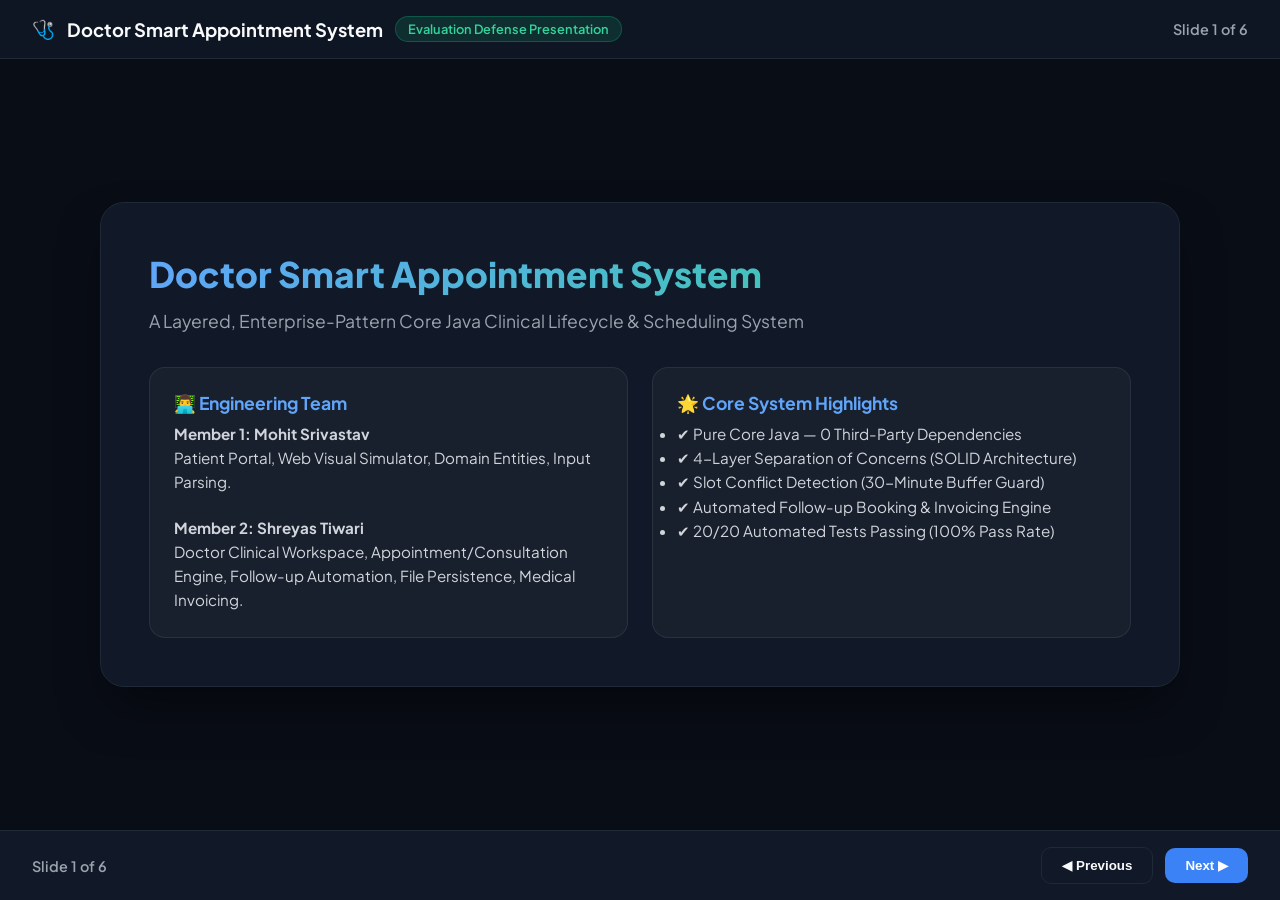
<file: docs/PRESENTATION_SLIDES.html>
<!DOCTYPE html>
<html lang="en">
<head>
  <meta charset="UTF-8">
  <meta name="viewport" content="width=device-width, initial-scale=1.0">
  <title>Doctor Smart Appointment System — Evaluator Presentation Deck</title>
  <link rel="preconnect" href="https://fonts.googleapis.com">
  <link rel="preconnect" href="https://fonts.gstatic.com" crossorigin>
  <link href="https://fonts.googleapis.com/css2?family=Plus+Jakarta+Sans:wght@400;600;700;800&family=JetBrains+Mono:wght@400;600&display=swap" rel="stylesheet">
  <style>
    :root {
      --bg: #090d16;
      --card-bg: #111827;
      --border: #1f2937;
      --text: #f9fafb;
      --text-muted: #9ca3af;
      --primary: #3b82f6;
      --accent: #10b981;
      --warning: #f59e0b;
      --purple: #8b5cf6;
    }
    * { box-sizing: border-box; margin: 0; padding: 0; }
    body {
      font-family: 'Plus Jakarta Sans', sans-serif;
      background: var(--bg);
      color: var(--text);
      display: flex;
      flex-direction: column;
      height: 100vh;
      overflow: hidden;
    }
    header {
      padding: 16px 32px;
      display: flex;
      justify-content: space-between;
      align-items: center;
      border-bottom: 1px solid var(--border);
      background: rgba(17, 24, 39, 0.8);
      backdrop-filter: blur(8px);
    }
    .logo-area { display: flex; align-items: center; gap: 12px; font-weight: 700; font-size: 1.15rem; }
    .badge {
      background: rgba(16, 185, 129, 0.15);
      color: #34d399;
      padding: 4px 12px;
      border-radius: 9999px;
      font-size: 0.8rem;
      border: 1px solid rgba(16, 185, 129, 0.3);
      font-weight: 600;
    }
    .slide-viewport {
      flex: 1;
      display: flex;
      align-items: center;
      justify-content: center;
      padding: 40px;
      position: relative;
    }
    .slide {
      display: none;
      width: 100%;
      max-width: 1080px;
      background: var(--card-bg);
      border: 1px solid var(--border);
      border-radius: 24px;
      padding: 48px;
      box-shadow: 0 25px 50px -12px rgba(0, 0, 0, 0.5);
      animation: fadeIn 0.3s ease-in-out;
    }
    .slide.active { display: block; }
    @keyframes fadeIn {
      from { opacity: 0; transform: translateY(10px); }
      to { opacity: 1; transform: translateY(0); }
    }
    .slide-title { font-size: 2.2rem; font-weight: 800; margin-bottom: 12px; background: linear-gradient(135deg, #60a5fa, #34d399); -webkit-background-clip: text; -webkit-text-fill-color: transparent; }
    .slide-subtitle { font-size: 1.1rem; color: var(--text-muted); margin-bottom: 32px; line-height: 1.5; }
    .grid-2 { display: grid; grid-template-columns: 1fr 1fr; gap: 24px; }
    .grid-3 { display: grid; grid-template-columns: repeat(3, 1fr); gap: 20px; }
    .card { background: rgba(255, 255, 255, 0.03); border: 1px solid rgba(255, 255, 255, 0.08); border-radius: 16px; padding: 24px; }
    .card h3 { color: #60a5fa; margin-bottom: 8px; font-size: 1.1rem; }
    .card p, .card li { font-size: 0.95rem; color: #d1d5db; line-height: 1.6; }
    .code-box { background: #030712; border: 1px solid #1f2937; border-radius: 12px; padding: 16px; font-family: 'JetBrains Mono', monospace; font-size: 0.85rem; color: #a7f3d0; margin-top: 12px; }
    footer {
      padding: 16px 32px;
      display: flex;
      justify-content: space-between;
      align-items: center;
      border-top: 1px solid var(--border);
      background: var(--card-bg);
    }
    .controls { display: flex; gap: 12px; align-items: center; }
    button.btn {
      background: var(--primary);
      color: white;
      border: none;
      padding: 10px 20px;
      border-radius: 10px;
      font-weight: 600;
      cursor: pointer;
      transition: all 0.2s;
    }
    button.btn:hover { background: #2563eb; }
    button.btn-outline { background: transparent; border: 1px solid var(--border); color: var(--text); }
    button.btn-outline:hover { background: rgba(255, 255, 255, 0.05); }
    .counter { color: var(--text-muted); font-size: 0.9rem; font-weight: 600; }
  </style>
</head>
<body>

  <header>
    <div class="logo-area">
      <span>🩺</span> Doctor Smart Appointment System
      <span class="badge">Evaluation Defense Presentation</span>
    </div>
    <div class="counter" id="slide-num-top">Slide 1 of 6</div>
  </header>

  <main class="slide-viewport">
    <!-- SLIDE 1: INTRO -->
    <section class="slide active">
      <div class="slide-title">Doctor Smart Appointment System</div>
      <div class="slide-subtitle">A Layered, Enterprise-Pattern Core Java Clinical Lifecycle & Scheduling System</div>
      <div class="grid-2">
        <div class="card">
          <h3>👨‍💻 Engineering Team</h3>
          <p><strong>Member 1: Mohit Srivastav</strong><br>Patient Portal, Web Visual Simulator, Domain Entities, Input Parsing.</p>
          <br>
          <p><strong>Member 2: Shreyas Tiwari</strong><br>Doctor Clinical Workspace, Appointment/Consultation Engine, Follow-up Automation, File Persistence, Medical Invoicing.</p>
        </div>
        <div class="card">
          <h3>🌟 Core System Highlights</h3>
          <ul>
            <li>✔ Pure Core Java — 0 Third-Party Dependencies</li>
            <li>✔ 4-Layer Separation of Concerns (SOLID Architecture)</li>
            <li>✔ Slot Conflict Detection (30-Minute Buffer Guard)</li>
            <li>✔ Automated Follow-up Booking & Invoicing Engine</li>
            <li>✔ 20/20 Automated Tests Passing (100% Pass Rate)</li>
          </ul>
        </div>
      </div>
    </section>

    <!-- SLIDE 2: WORKFLOW -->
    <section class="slide">
      <div class="slide-title">5-Stage Clinical Lifecycle Pipeline</div>
      <div class="slide-subtitle">Deterministic state machine transitions preventing invalid workflows</div>
      <div class="grid-3">
        <div class="card">
          <h3>1. Request</h3>
          <p>Patient selects practitioner and submits preferred date/time. Initial state: <code>PENDING</code>.</p>
        </div>
        <div class="card">
          <h3>2. Decisioning</h3>
          <p>Doctor approves or rejects with clinical audit justification. Transitions to <code>APPROVED</code> / <code>REJECTED</code>.</p>
        </div>
        <div class="card">
          <h3>3. Consultation</h3>
          <p>Doctor records diagnosis & prescription. System verifies visit was approved and not duplicate.</p>
        </div>
        <div class="card">
          <h3>4. Auto Follow-Up</h3>
          <p>Doctor enters next visit date -> system automatically books follow-up with status <code>APPROVED</code>.</p>
        </div>
        <div class="card">
          <h3>5. Billing & Invoicing</h3>
          <p>Itemized medical bill generated (Doctor fee + 5% Healthcare GST). Exported to <code>records/invoices/</code>.</p>
        </div>
        <div class="card">
          <h3>6. Digital Rx Slip</h3>
          <p>Official clinical discharge slip with digital cryptographic verification hash saved to disk.</p>
        </div>
      </div>
    </section>

    <!-- SLIDE 3: OOP & ARCHITECTURE -->
    <section class="slide">
      <div class="slide-title">Object-Oriented Design & SOLID Principles</div>
      <div class="slide-subtitle">Applying foundational design patterns without external framework bloat</div>
      <div class="grid-2">
        <div class="card">
          <h3>Polymorphic Domain Abstraction</h3>
          <p>Abstract base class <code>Person</code> extended by <code>Patient</code> and <code>Doctor</code>.</p>
          <div class="code-box">
Person p = doctor;
System.out.println(p.getRole()); // "DOCTOR"
System.out.println(p.getSummaryDetails()); // Dynamic dispatch
          </div>
        </div>
        <div class="card">
          <h3>Dependency Inversion Principle (DIP)</h3>
          <p>Services depend strictly on the <code>IDataRepository</code> interface rather than concrete in-memory collections, ensuring modularity.</p>
          <div class="code-box">
public class AppointmentService {
    private final IDataRepository repo;
    // Decoupled from physical storage implementation
}
          </div>
        </div>
      </div>
    </section>

    <!-- SLIDE 4: CONCURRENCY & PERSISTENCE -->
    <section class="slide">
      <div class="slide-title">Concurrency & Zero-Dependency Persistence</div>
      <div class="slide-subtitle">Production-grade safety under concurrent multi-threaded execution</div>
      <div class="grid-2">
        <div class="card">
          <h3>Thread-Safety & Race Condition Immunity</h3>
          <ul>
            <li><code>AtomicInteger</code> for lock-free sequence ID generation (verified in TC-16 under 10 parallel threads).</li>
            <li><code>ConcurrentHashMap</code> for high-concurrency patient/doctor queries.</li>
            <li><code>Collections.synchronizedMap</code> for order-preserving appointment queues.</li>
          </ul>
        </div>
        <div class="card">
          <h3>Graceful Shutdown & Snapshot Engine</h3>
          <ul>
            <li><code>FilePersistenceService</code> serializes database snapshots without SQL drivers.</li>
            <li><code>Runtime.getRuntime().addShutdownHook(...)</code> ensures state is automatically saved even if terminated via Ctrl+C.</li>
          </ul>
        </div>
      </div>
    </section>

    <!-- SLIDE 5: TEST SUITE -->
    <section class="slide">
      <div class="slide-title">Automated Verification Suite (20/20 PASS)</div>
      <div class="slide-subtitle">Zero-dependency automated assertion engine verifying all edge cases</div>
      <div class="grid-2">
        <div class="card">
          <h3>Functional & Security Test Coverage</h3>
          <ul>
            <li><strong>TC-01 to TC-05:</strong> Appointment requests, past-date guards, approval/rejection state lock.</li>
            <li><strong>TC-06 to TC-10:</strong> Consultation recording, auto follow-up, duplicate consult prevention.</li>
            <li><strong>TC-11 to TC-16:</strong> Clinical analytics, doctor history, OOP polymorphism, Atomic concurrency.</li>
            <li><strong>TC-17 to TC-20:</strong> Slot collision guard, appointment cancellation, medical billing & GST.</li>
          </ul>
        </div>
        <div class="card">
          <h3>Fast Verification Command</h3>
          <div class="code-box">
javac -d out src/exception/*.java src/model/*.java \
      src/repository/*.java src/service/*.java \
      src/ui/*.java src/*.java

java -cp out SystemWorkflowTest
          </div>
          <p style="margin-top:12px; color:#34d399; font-weight:700;">✔ ALL 20 TESTS PASSED (100% Pass Rate)</p>
        </div>
      </div>
    </section>

    <!-- SLIDE 6: DEMO COMMANDS -->
    <section class="slide">
      <div class="slide-title">Demonstration Commands for Evaluator</div>
      <div class="slide-subtitle">Execute live directly in any standard terminal</div>
      <div class="grid-3">
        <div class="card">
          <h3>1. Automated Demo</h3>
          <p>Runs the 10-stage colored presentation walkthrough:</p>
          <div class="code-box">java -cp out Main --demo</div>
        </div>
        <div class="card">
          <h3>2. Interactive Console</h3>
          <p>Launch patient & doctor terminal interfaces:</p>
          <div class="code-box">java -cp out Main</div>
        </div>
        <div class="card">
          <h3>3. Web Presentation</h3>
          <p>Launch interactive visual simulator:</p>
          <div class="code-box">start web/index.html</div>
        </div>
      </div>
    </section>
  </main>

  <footer>
    <div class="counter" id="slide-num-bottom">Slide 1 of 6</div>
    <div class="controls">
      <button class="btn btn-outline" id="btn-prev" onclick="changeSlide(-1)">◀ Previous</button>
      <button class="btn" id="btn-next" onclick="changeSlide(1)">Next ▶</button>
    </div>
  </footer>

  <script>
    const slides = document.querySelectorAll('.slide');
    let currentSlide = 0;

    function showSlide(n) {
      slides[currentSlide].classList.remove('active');
      currentSlide = (n + slides.length) % slides.length;
      slides[currentSlide].classList.add('active');
      const counterText = `Slide ${currentSlide + 1} of ${slides.length}`;
      document.getElementById('slide-num-top').textContent = counterText;
      document.getElementById('slide-num-bottom').textContent = counterText;
    }

    function changeSlide(dir) {
      showSlide(currentSlide + dir);
    }

    document.addEventListener('keydown', (e) => {
      if (e.key === 'ArrowRight' || e.key === ' ') changeSlide(1);
      if (e.key === 'ArrowLeft') changeSlide(-1);
    });
  </script>
</body>
</html>
</file>
<file: web/style.css>
/* ==========================================================================
   DOCTOR SMART APPOINTMENT SYSTEM - CLEAN HUMAN HEALTHCARE THEME
   Light, approachable, professional clinical design system
   ========================================================================== */

:root {
  /* Color Palette - Clean, Human, Trustworthy Healthcare */
  --bg-app: #f8fafc;
  --bg-card: #ffffff;
  --bg-card-hover: #f1f5f9;
  --bg-subtle: #f8fafc;
  --bg-input: #ffffff;
  --bg-telemetry: #f8fafc;

  /* Crisp Neutral Borders */
  --border-light: #e2e8f0;
  --border-focus: #0284c7;
  --border-card: #e2e8f0;

  /* Primary Brand & Accents */
  --primary: #0284c7;
  --primary-hover: #0369a1;
  --doctor-accent: #0f766e;
  --doctor-light: #f0fdfa;
  --doctor-border: #99f6e4;
  --patient-accent: #4f46e5;
  --patient-light: #eef2ff;
  --patient-border: #c7d2fe;

  /* Human Status Badges (Accessible, Low-glare) */
  --status-pending-bg: #fef3c7;
  --status-pending-text: #92400e;
  --status-pending-border: #fde68a;

  --status-approved-bg: #dcfce7;
  --status-approved-text: #166534;
  --status-approved-border: #bbf7d0;

  --status-rejected-bg: #fee2e2;
  --status-rejected-text: #991b1b;
  --status-rejected-border: #fecaca;

  --status-followup-bg: #e0f2fe;
  --status-followup-text: #075985;
  --status-followup-border: #bae6fd;

  /* Text & Hierarchy */
  --text-main: #0f172a;
  --text-secondary: #334155;
  --text-muted: #64748b;
  --text-subtle: #94a3b8;

  --font-sans: 'Plus Jakarta Sans', system-ui, -apple-system, BlinkMacSystemFont, 'Segoe UI', Roboto, sans-serif;
  --font-mono: 'JetBrains Mono', ui-monospace, SFMono-Regular, Menlo, Monaco, Consolas, monospace;

  /* Shadows & Radii */
  --shadow-sm: 0 1px 2px 0 rgba(0, 0, 0, 0.05);
  --shadow-card: 0 1px 3px 0 rgba(0, 0, 0, 0.08), 0 1px 2px -1px rgba(0, 0, 0, 0.05);
  --shadow-md: 0 4px 6px -1px rgba(0, 0, 0, 0.08), 0 2px 4px -2px rgba(0, 0, 0, 0.05);
  --shadow-lg: 0 10px 15px -3px rgba(0, 0, 0, 0.08), 0 4px 6px -4px rgba(0, 0, 0, 0.03);

  --radius-sm: 6px;
  --radius-md: 10px;
  --radius-lg: 14px;
  --radius-full: 9999px;

  --transition-fast: 0.15s ease;
  --transition-normal: 0.2s ease;
}

/* Base Reset */
*, *::before, *::after {
  box-sizing: border-box;
  margin: 0;
  padding: 0;
}

/* Global Utility: Guaranteed Hide */
.hidden {
  display: none !important;
}

body {
  font-family: var(--font-sans);
  background-color: var(--bg-app);
  color: var(--text-main);
  min-height: 100vh;
  display: flex;
  flex-direction: column;
  line-height: 1.5;
  -webkit-font-smoothing: antialiased;
}

/* ==========================================================================
   Navigation Bar - Clean Healthcare Header
   ========================================================================== */
.navbar {
  display: flex;
  justify-content: space-between;
  align-items: center;
  padding: 0.85rem 2rem;
  background: #ffffff;
  border-bottom: 1px solid var(--border-light);
  position: sticky;
  top: 0;
  z-index: 100;
  box-shadow: var(--shadow-sm);
}

.nav-left {
  display: flex;
  align-items: center;
  gap: 1rem;
}

.logo-icon {
  font-size: 1.6rem;
  background: #f0f9ff;
  border: 1px solid #bae6fd;
  padding: 0.35rem 0.55rem;
  border-radius: var(--radius-md);
  color: #0284c7;
}

.logo-title {
  font-size: 1.1rem;
  font-weight: 700;
  color: #0f172a;
  letter-spacing: -0.01em;
}

.logo-subtitle {
  font-size: 0.75rem;
  color: var(--text-muted);
}

.status-badge {
  font-size: 0.72rem;
  font-weight: 600;
  padding: 0.25rem 0.65rem;
  border-radius: var(--radius-full);
  background: #f0fdf4;
  color: #166534;
  border: 1px solid #bbf7d0;
  display: inline-flex;
  align-items: center;
  gap: 0.4rem;
}

.status-badge::before {
  content: '';
  width: 6px;
  height: 6px;
  border-radius: 50%;
  background: #16a34a;
}

.nav-right {
  display: flex;
  align-items: center;
  gap: 1rem;
}

.tab-pill-group {
  display: flex;
  background: #f1f5f9;
  padding: 0.25rem;
  border-radius: var(--radius-full);
  border: 1px solid var(--border-light);
}

.nav-tab {
  background: transparent;
  border: none;
  color: var(--text-muted);
  font-family: var(--font-sans);
  font-size: 0.82rem;
  font-weight: 600;
  padding: 0.45rem 0.95rem;
  border-radius: var(--radius-full);
  cursor: pointer;
  transition: all var(--transition-fast);
}

.nav-tab:hover {
  color: var(--text-main);
}

.nav-tab.active {
  background: #ffffff;
  color: var(--primary);
  box-shadow: 0 1px 3px rgba(0, 0, 0, 0.1);
}

/* ==========================================================================
   Buttons & Inputs
   ========================================================================== */
.btn {
  font-family: var(--font-sans);
  font-size: 0.85rem;
  font-weight: 600;
  padding: 0.55rem 1.15rem;
  border-radius: var(--radius-md);
  border: 1px solid transparent;
  cursor: pointer;
  display: inline-flex;
  align-items: center;
  justify-content: center;
  gap: 0.5rem;
  transition: all var(--transition-normal);
}

.btn-primary {
  background: var(--primary);
  color: #ffffff;
  box-shadow: var(--shadow-sm);
}

.btn-primary:hover {
  background: var(--primary-hover);
}

.glow-btn {
  border: 1px solid #0284c7;
}

.btn-patient {
  background: #4f46e5;
  color: #fff;
  width: 100%;
  padding: 0.7rem;
  box-shadow: var(--shadow-sm);
}

.btn-patient:hover {
  background: #4338ca;
}

.btn-doctor {
  background: #0f766e;
  color: #fff;
  width: 100%;
  padding: 0.7rem;
  box-shadow: var(--shadow-sm);
}

.btn-doctor:hover {
  background: #115e59;
}

.btn-sm {
  padding: 0.35rem 0.75rem;
  font-size: 0.78rem;
}

.btn-accent {
  background: #16a34a;
  color: white;
}

.btn-accent:hover {
  background: #15803d;
}

.btn-outline {
  background: #ffffff;
  border: 1px solid var(--border-light);
  color: var(--text-muted);
}

.btn-outline:hover {
  color: var(--text-main);
  background: #f8fafc;
}

.btn-text {
  background: transparent;
  border: none;
  color: var(--text-muted);
  font-size: 0.75rem;
  font-weight: 600;
  cursor: pointer;
}

.btn-text:hover {
  color: var(--text-main);
}

.btn-danger-text:hover {
  color: #dc2626;
}

/* ==========================================================================
   Tour / Presentation Banner
   ========================================================================== */
.tour-banner {
  background: #f0f9ff;
  border-bottom: 2px solid #0284c7;
  padding: 0.85rem 2rem;
  display: flex;
  align-items: center;
  justify-content: space-between;
  gap: 1.5rem;
  box-shadow: var(--shadow-sm);
}

.tour-banner.hidden {
  display: none;
}

.tour-indicator {
  display: flex;
  align-items: center;
  gap: 0.75rem;
}

.tour-step-badge {
  background: #0284c7;
  color: #fff;
  font-size: 0.72rem;
  font-weight: 700;
  padding: 0.2rem 0.55rem;
  border-radius: var(--radius-sm);
  text-transform: uppercase;
  letter-spacing: 0.04em;
}

.tour-step-title {
  font-weight: 700;
  font-size: 0.95rem;
  color: #0f172a;
}

.tour-narration {
  font-size: 0.85rem;
  color: #334155;
  flex: 1;
}

.tour-narration code {
  background: #e0f2fe;
  padding: 0.15rem 0.45rem;
  border-radius: 4px;
  font-family: var(--font-mono);
  color: #0369a1;
  font-size: 0.82rem;
}

.tour-controls {
  display: flex;
  gap: 0.5rem;
}

/* ==========================================================================
   Main Content Layout
   ========================================================================== */
.main-content {
  flex: 1;
  padding: 1.5rem 2rem;
  max-width: 1350px;
  margin: 0 auto;
  width: 100%;
}

.tab-pane {
  display: none;
}

.tab-pane.active {
  display: block;
}

/* ==========================================================================
   TAB 1: Modern Role-Based Login Card & Portals
   ========================================================================== */
.login-wrapper {
  display: flex;
  justify-content: center;
  align-items: center;
  padding: 2.5rem 1rem 3.5rem;
  width: 100%;
}

.login-card {
  background: #ffffff;
  border: 1px solid var(--border-light);
  border-radius: var(--radius-lg);
  box-shadow: 0 10px 25px -5px rgba(15, 23, 42, 0.08), 0 8px 10px -6px rgba(15, 23, 42, 0.04);
  padding: 2.25rem 2rem;
  width: 100%;
  max-width: 440px;
  transition: all var(--transition-normal);
}

.login-header {
  text-align: center;
  margin-bottom: 1.75rem;
}

.login-icon-box {
  width: 54px;
  height: 54px;
  background: #eff6ff;
  border: 1px solid #bfdbfe;
  border-radius: var(--radius-md);
  display: inline-flex;
  align-items: center;
  justify-content: center;
  font-size: 1.75rem;
  margin-bottom: 0.85rem;
}

.login-title {
  font-size: 1.5rem;
  font-weight: 800;
  color: #0f172a;
  letter-spacing: -0.02em;
  margin-bottom: 0.25rem;
}

.login-subtitle {
  font-size: 0.85rem;
  color: var(--text-muted);
}

/* Two-Role Switcher Toggle */
.login-role-toggle {
  display: flex;
  background: #f1f5f9;
  border-radius: var(--radius-md);
  padding: 0.3rem;
  gap: 0.35rem;
  margin-bottom: 1.5rem;
}

.role-toggle-btn {
  flex: 1;
  display: inline-flex;
  align-items: center;
  justify-content: center;
  gap: 0.45rem;
  padding: 0.65rem 0.75rem;
  font-family: var(--font-sans);
  font-size: 0.88rem;
  font-weight: 600;
  color: var(--text-muted);
  background: transparent;
  border: none;
  border-radius: var(--radius-sm);
  cursor: pointer;
  transition: all var(--transition-fast);
}

.role-toggle-btn:hover {
  color: var(--text-main);
}

.role-toggle-btn.active {
  background: #ffffff;
  color: #0f172a;
  box-shadow: 0 1px 3px rgba(0, 0, 0, 0.1);
}

.role-toggle-btn.active.patient-active {
  color: var(--patient-accent);
}

.role-toggle-btn.active.doctor-active {
  color: var(--doctor-accent);
}

.role-icon {
  font-size: 1rem;
}

/* Login Form Fields */
.login-form {
  display: flex;
  flex-direction: column;
  gap: 1.15rem;
}

.login-field {
  display: flex;
  flex-direction: column;
  gap: 0.4rem;
}

.login-field label {
  font-size: 0.8rem;
  font-weight: 600;
  color: var(--text-secondary);
}

.form-input {
  width: 100%;
  padding: 0.65rem 0.85rem;
  font-size: 0.9rem;
  font-family: var(--font-sans);
  color: #0f172a;
  background: #ffffff;
  border: 1px solid #cbd5e1;
  border-radius: var(--radius-sm);
  outline: none;
  transition: all var(--transition-fast);
}

.form-input:focus {
  border-color: #0284c7;
  box-shadow: 0 0 0 3px rgba(2, 132, 199, 0.15);
}

.btn-login-action {
  width: 100%;
  padding: 0.8rem 1rem;
  font-size: 0.95rem;
  font-weight: 700;
  border-radius: var(--radius-sm);
  margin-top: 0.5rem;
  cursor: pointer;
  border: none;
  color: #ffffff;
  transition: all var(--transition-normal);
  display: flex;
  align-items: center;
  justify-content: center;
  gap: 0.5rem;
}

.btn-patient-action {
  background: #4f46e5;
  box-shadow: 0 2px 4px rgba(79, 70, 229, 0.25);
}

.btn-patient-action:hover {
  background: #4338ca;
}

.btn-doctor-action {
  background: #0f766e;
  box-shadow: 0 2px 4px rgba(15, 118, 110, 0.25);
}

.btn-doctor-action:hover {
  background: #115e59;
}

/* Portals Container & Single View */
.portals-container {
  max-width: 960px;
  margin: 0 auto 1.5rem;
  width: 100%;
}

.single-portal {
  max-width: 100%;
  animation: fadeIn 0.25s ease-in-out;
}

@keyframes fadeIn {
  from { opacity: 0; transform: translateY(6px); }
  to { opacity: 1; transform: translateY(0); }
}

.portal-header-left, .portal-header-right {
  display: flex;
  align-items: center;
  gap: 0.85rem;
}

.portal-user-meta {
  display: flex;
  align-items: center;
  gap: 0.5rem;
  font-size: 0.88rem;
  font-weight: 600;
  color: #1e293b;
}

.active-user-name small {
  font-weight: 400;
  color: var(--text-muted);
}

.avatar-pill {
  font-size: 1.15rem;
}

.btn-signout {
  background: #ffffff;
  border: 1px solid var(--border-light);
  color: #475569;
  font-size: 0.8rem;
  padding: 0.35rem 0.75rem;
  border-radius: var(--radius-md);
  cursor: pointer;
  transition: all var(--transition-fast);
}

.btn-signout:hover {
  background: #fee2e2;
  color: #991b1b;
  border-color: #fecaca;
}

.simulator-layout {
  display: grid;
  grid-template-columns: 1fr 1fr;
  gap: 1.5rem;
  margin-bottom: 1.5rem;
}

.portal-card {
  background: #ffffff;
  border: 1px solid var(--border-card);
  border-radius: var(--radius-lg);
  box-shadow: var(--shadow-card);
  overflow: hidden;
  display: flex;
  flex-direction: column;
}

.patient-portal {
  border-top: 4px solid var(--patient-accent);
}

.doctor-portal {
  border-top: 4px solid var(--doctor-accent);
}

.portal-header {
  padding: 1rem 1.25rem;
  background: #f8fafc;
  border-bottom: 1px solid var(--border-light);
  display: flex;
  justify-content: space-between;
  align-items: center;
}

.portal-badge {
  font-size: 0.78rem;
  font-weight: 700;
  text-transform: uppercase;
  letter-spacing: 0.04em;
  padding: 0.25rem 0.65rem;
  border-radius: var(--radius-sm);
}

.patient-badge {
  background: var(--patient-light);
  color: var(--patient-accent);
  border: 1px solid var(--patient-border);
}

.doctor-badge {
  background: var(--doctor-light);
  color: var(--doctor-accent);
  border: 1px solid var(--doctor-border);
}

.portal-user-select {
  display: flex;
  align-items: center;
  gap: 0.5rem;
  font-size: 0.8rem;
  color: var(--text-muted);
}

.portal-user-select select, select, input, textarea {
  background: #ffffff;
  border: 1px solid #cbd5e1;
  color: #0f172a;
  font-family: var(--font-sans);
  font-size: 0.85rem;
  padding: 0.45rem 0.75rem;
  border-radius: var(--radius-sm);
  outline: none;
  transition: all var(--transition-fast);
}

select:focus, input:focus, textarea:focus {
  border-color: #0284c7;
  box-shadow: 0 0 0 3px rgba(2, 132, 199, 0.15);
}

.portal-user-info {
  display: flex;
  align-items: center;
  gap: 0.65rem;
}

.doc-avatar {
  font-size: 1.4rem;
  background: #f0fdfa;
  padding: 0.25rem;
  border-radius: var(--radius-sm);
  border: 1px solid #ccfbf1;
}

.doc-meta {
  display: flex;
  flex-direction: column;
  line-height: 1.2;
}

.doc-meta strong {
  font-size: 0.85rem;
  color: #0f172a;
}

.doc-meta small {
  font-size: 0.72rem;
  color: var(--text-muted);
}

.portal-body {
  padding: 1.25rem;
  display: flex;
  flex-direction: column;
  gap: 1.25rem;
}

.action-box {
  background: #f8fafc;
  border: 1px solid var(--border-light);
  border-radius: var(--radius-md);
  padding: 1rem;
}

.highlight-box {
  border: 1px solid #99f6e4;
  background: #f0fdfa;
}

.box-title-row {
  display: flex;
  justify-content: space-between;
  align-items: center;
  margin-bottom: 0.75rem;
}

.section-heading {
  font-size: 0.95rem;
  font-weight: 700;
  color: #0f172a;
}

.section-desc {
  font-size: 0.78rem;
  color: var(--text-muted);
  margin-bottom: 0.85rem;
}

.counter-badge {
  font-size: 0.72rem;
  font-weight: 700;
  background: #fef3c7;
  color: #92400e;
  padding: 0.2rem 0.55rem;
  border-radius: var(--radius-full);
  border: 1px solid #fde68a;
}

.form-row {
  display: grid;
  grid-template-columns: 1fr 1fr;
  gap: 0.75rem;
  margin-bottom: 0.75rem;
}

.form-group {
  display: flex;
  flex-direction: column;
  gap: 0.35rem;
  margin-bottom: 0.75rem;
}

.form-group label {
  font-size: 0.75rem;
  font-weight: 600;
  color: var(--text-secondary);
}

.quick-chips {
  display: flex;
  align-items: center;
  flex-wrap: wrap;
  gap: 0.4rem;
  margin-bottom: 0.85rem;
}

.chip-label {
  font-size: 0.72rem;
  color: var(--text-muted);
  font-weight: 500;
}

.preset-chip {
  background: #ffffff;
  border: 1px solid #cbd5e1;
  color: #334155;
  font-family: var(--font-sans);
  font-size: 0.72rem;
  font-weight: 600;
  padding: 0.2rem 0.55rem;
  border-radius: var(--radius-full);
  cursor: pointer;
  transition: all var(--transition-fast);
}

.preset-chip:hover {
  background: #f1f5f9;
  border-color: #94a3b8;
  color: #0f172a;
}

.chip-warning {
  color: #dc2626;
  border-color: #fca5a5;
  background: #fef2f2;
}

.chip-warning:hover {
  background: #fee2e2;
  border-color: #f87171;
}

/* Records Subtabs */
.records-container {
  display: flex;
  flex-direction: column;
  gap: 0.75rem;
}

.records-tabs {
  display: flex;
  border-bottom: 1px solid var(--border-light);
  gap: 0.5rem;
}

.records-subtab {
  background: transparent;
  border: none;
  font-family: var(--font-sans);
  font-size: 0.82rem;
  font-weight: 600;
  color: var(--text-muted);
  padding: 0.5rem 0.75rem;
  cursor: pointer;
  border-bottom: 2px solid transparent;
  transition: all var(--transition-fast);
}

.records-subtab:hover {
  color: var(--text-main);
}

.records-subtab.active {
  color: var(--patient-accent);
  border-bottom-color: var(--patient-accent);
}

.subtab-content {
  display: none;
}

.subtab-content.active {
  display: block;
}

/* Cards List */
.cards-list {
  display: flex;
  flex-direction: column;
  gap: 0.75rem;
  max-height: 280px;
  overflow-y: auto;
  padding-right: 0.25rem;
}

.cards-list::-webkit-scrollbar {
  width: 5px;
}
.cards-list::-webkit-scrollbar-thumb {
  background: #cbd5e1;
  border-radius: 4px;
}

.compact-list {
  max-height: 200px;
}

.data-card {
  background: #ffffff;
  border: 1px solid var(--border-light);
  border-radius: var(--radius-md);
  padding: 0.85rem;
  display: flex;
  flex-direction: column;
  gap: 0.45rem;
  box-shadow: 0 1px 2px rgba(0, 0, 0, 0.04);
  transition: all var(--transition-fast);
}

.data-card:hover {
  border-color: #cbd5e1;
  box-shadow: 0 2px 4px rgba(0, 0, 0, 0.06);
}

.data-card-header {
  display: flex;
  justify-content: space-between;
  align-items: center;
}

.card-title {
  font-weight: 700;
  font-size: 0.85rem;
  color: #0f172a;
}

.status-chip {
  font-size: 0.7rem;
  font-weight: 700;
  padding: 0.15rem 0.5rem;
  border-radius: var(--radius-full);
  text-transform: uppercase;
  letter-spacing: 0.04em;
}

.status-chip.pending {
  background: var(--status-pending-bg);
  color: var(--status-pending-text);
  border: 1px solid var(--status-pending-border);
}

.status-chip.approved {
  background: var(--status-approved-bg);
  color: var(--status-approved-text);
  border: 1px solid var(--status-approved-border);
}

.status-chip.rejected {
  background: var(--status-rejected-bg);
  color: var(--status-rejected-text);
  border: 1px solid var(--status-rejected-border);
}

.status-chip.followup {
  background: var(--status-followup-bg);
  color: var(--status-followup-text);
  border: 1px solid var(--status-followup-border);
}

.status-chip.priority-chip.emergency {
  background: #fee2e2;
  color: #b91c1c;
  border: 1px solid #fca5a5;
}

.status-chip.priority-chip.urgent {
  background: #fef3c7;
  color: #b45309;
  border: 1px solid #fcd34d;
}

.status-chip.priority-chip.routine {
  background: #f1f5f9;
  color: #475569;
  border: 1px solid #cbd5e1;
}

.auth-mode-toggle {
  display: grid;
  grid-template-columns: 1fr 1fr;
  gap: 0.5rem;
  margin-bottom: 0.75rem;
  padding: 0.25rem;
  background: #f1f5f9;
  border-radius: 10px;
}

.auth-mode-btn {
  border: none;
  background: transparent;
  padding: 0.45rem 0.75rem;
  border-radius: 8px;
  font-size: 0.85rem;
  font-weight: 600;
  color: #64748b;
  cursor: pointer;
  transition: all 0.15s ease;
}

.auth-mode-btn.active {
  background: #ffffff;
  color: #0f172a;
  box-shadow: 0 1px 3px rgba(15, 23, 42, 0.12);
}

.card-details {
  display: flex;
  flex-direction: column;
  gap: 0.2rem;
  font-size: 0.78rem;
  color: var(--text-secondary);
}

.card-actions {
  display: flex;
  gap: 0.5rem;
  margin-top: 0.35rem;
}

.btn-approve {
  background: #16a34a;
  color: #fff;
  border: none;
  font-size: 0.75rem;
  font-weight: 600;
  padding: 0.35rem 0.75rem;
  border-radius: var(--radius-sm);
  cursor: pointer;
  flex: 1;
}

.btn-approve:hover {
  background: #15803d;
}

.btn-reject {
  background: #dc2626;
  color: #fff;
  border: none;
  font-size: 0.75rem;
  font-weight: 600;
  padding: 0.35rem 0.75rem;
  border-radius: var(--radius-sm);
  cursor: pointer;
  flex: 1;
}

.btn-reject:hover {
  background: #b91c1c;
}

.empty-state {
  text-align: center;
  padding: 2rem 1rem;
  color: var(--text-muted);
  font-size: 0.82rem;
}

/* Consultation Card Display */
.consult-card {
  border-left: 4px solid #16a34a;
}

.consult-rx-box {
  background: #f8fafc;
  padding: 0.5rem 0.75rem;
  border-radius: var(--radius-sm);
  border: 1px dashed #cbd5e1;
  font-family: var(--font-mono);
  font-size: 0.75rem;
  color: #0369a1;
  white-space: pre-wrap;
}

/* ==========================================================================
   Telemetry & Event Stream Log - Clean Terminal Card
   ========================================================================== */
.telemetry-bar {
  background: #ffffff;
  border: 1px solid var(--border-light);
  border-radius: var(--radius-lg);
  overflow: hidden;
  box-shadow: var(--shadow-card);
}

.telemetry-header {
  padding: 0.65rem 1.25rem;
  background: #f8fafc;
  border-bottom: 1px solid var(--border-light);
  display: flex;
  justify-content: space-between;
  align-items: center;
}

.telemetry-title {
  font-size: 0.78rem;
  font-weight: 700;
  color: #0f172a;
  text-transform: uppercase;
  letter-spacing: 0.04em;
}

.telemetry-actions {
  display: flex;
  gap: 1rem;
}

.telemetry-content {
  height: 140px;
  overflow-y: auto;
  padding: 0.75rem 1.25rem;
  font-family: var(--font-mono);
  font-size: 0.78rem;
  display: flex;
  flex-direction: column;
  gap: 0.35rem;
  background: #fafafa;
}

.log-entry {
  display: flex;
  gap: 0.75rem;
  line-height: 1.4;
}

.log-time {
  color: var(--text-subtle);
  user-select: none;
}

.log-tag {
  font-weight: 700;
  padding: 0 0.3rem;
  border-radius: 3px;
  font-size: 0.7rem;
}

.tag-service { background: #e0f2fe; color: #0369a1; }
.tag-doctor { background: #ccfbf1; color: #0f766e; }
.tag-patient { background: #ede9fe; color: #6d28d9; }
.tag-error { background: #fee2e2; color: #b91c1c; }
.tag-success { background: #dcfce7; color: #15803d; }

.log-msg {
  color: #1e293b;
}

/* ==========================================================================
   TAB 2: Architecture & UML
   ========================================================================== */
.arch-container {
  display: flex;
  flex-direction: column;
  gap: 1.75rem;
}

.section-header {
  margin-bottom: 1rem;
}

.section-header h2 {
  font-size: 1.35rem;
  font-weight: 800;
  color: #0f172a;
  letter-spacing: -0.02em;
}

.section-header p {
  color: var(--text-muted);
  font-size: 0.88rem;
}

.arch-grid {
  display: grid;
  grid-template-columns: repeat(auto-fit, minmax(280px, 1fr));
  gap: 1.25rem;
}

.arch-card {
  background: #ffffff;
  border: 1px solid var(--border-light);
  border-radius: var(--radius-md);
  overflow: hidden;
  box-shadow: var(--shadow-sm);
}

.arch-card-header {
  padding: 0.85rem 1rem;
  border-bottom: 1px solid var(--border-light);
}

.layer-ui { background: #fdf4ff; border-left: 4px solid #c026d3; }
.layer-service { background: #f0f9ff; border-left: 4px solid #0284c7; }
.layer-model { background: #f0fdf4; border-left: 4px solid #16a34a; }
.layer-repo { background: #fefce8; border-left: 4px solid #ca8a04; }

.layer-tag {
  font-size: 0.68rem;
  font-weight: 700;
  text-transform: uppercase;
  color: var(--text-muted);
  display: block;
}

.arch-card-header h3 {
  font-size: 0.95rem;
  font-weight: 700;
  color: #0f172a;
}

.arch-card-body {
  padding: 1rem;
  display: flex;
  flex-direction: column;
  gap: 0.85rem;
}

.class-item {
  display: flex;
  flex-direction: column;
  gap: 0.2rem;
}

.class-name {
  font-family: var(--font-mono);
  font-size: 0.82rem;
  font-weight: 700;
  color: #0284c7;
}

.class-desc {
  font-size: 0.75rem;
  color: var(--text-secondary);
  line-height: 1.35;
}

/* Workflow Flowchart */
.diagram-section {
  background: #ffffff;
  border: 1px solid var(--border-light);
  border-radius: var(--radius-md);
  padding: 1.5rem;
  box-shadow: var(--shadow-sm);
}

.diagram-section h3 {
  font-size: 1rem;
  margin-bottom: 1.25rem;
  color: #0f172a;
}

.flow-steps {
  display: flex;
  align-items: center;
  justify-content: space-between;
  gap: 1rem;
  overflow-x: auto;
  padding-bottom: 0.5rem;
}

.flow-step {
  background: #f8fafc;
  border: 1px solid var(--border-light);
  border-radius: var(--radius-md);
  padding: 1rem;
  text-align: center;
  flex: 1;
  min-width: 170px;
  display: flex;
  flex-direction: column;
  align-items: center;
  gap: 0.5rem;
}

.highlight-step {
  border-color: #0284c7;
  background: #f0f9ff;
}

.step-num {
  width: 24px;
  height: 24px;
  border-radius: 50%;
  background: #e2e8f0;
  color: #0f172a;
  font-size: 0.75rem;
  font-weight: 700;
  display: flex;
  align-items: center;
  justify-content: center;
}

.step-badge {
  font-size: 0.75rem;
  font-weight: 800;
  padding: 0.2rem 0.6rem;
  border-radius: var(--radius-full);
}

.status-pending { background: #fef3c7; color: #92400e; }
.status-approved { background: #dcfce7; color: #166534; }
.status-consult { background: #ccfbf1; color: #0f766e; }

.flow-step p {
  font-size: 0.75rem;
  color: var(--text-secondary);
}

.flow-arrow {
  color: var(--text-subtle);
  font-size: 1.2rem;
  font-weight: 700;
}

/* ==========================================================================
   TAB 3: Core Java Matrix
   ========================================================================== */
.concepts-grid {
  display: grid;
  grid-template-columns: repeat(auto-fit, minmax(320px, 1fr));
  gap: 1.25rem;
}

.concept-card {
  background: #ffffff;
  border: 1px solid var(--border-light);
  border-radius: var(--radius-md);
  padding: 1.25rem;
  display: flex;
  flex-direction: column;
  gap: 0.75rem;
  box-shadow: var(--shadow-sm);
  transition: transform var(--transition-fast), border-color var(--transition-fast);
}

.concept-card:hover {
  transform: translateY(-2px);
  border-color: #cbd5e1;
  box-shadow: var(--shadow-md);
}

.concept-icon {
  font-size: 1.8rem;
}

.concept-card h3 {
  font-size: 0.98rem;
  font-weight: 700;
  color: #0f172a;
}

.concept-card p {
  font-size: 0.8rem;
  color: var(--text-secondary);
  line-height: 1.45;
}

.code-snippet {
  background: #f8fafc;
  border: 1px solid #e2e8f0;
  border-radius: var(--radius-sm);
  padding: 0.65rem 0.85rem;
  font-family: var(--font-mono);
  font-size: 0.75rem;
  color: #0369a1;
  overflow-x: auto;
}

/* ==========================================================================
   TAB 4: Test Suite
   ========================================================================== */
.header-with-action {
  display: flex;
  justify-content: space-between;
  align-items: center;
}

.test-results-summary {
  display: grid;
  grid-template-columns: repeat(4, 1fr);
  gap: 1rem;
  margin: 1.5rem 0;
}

.summary-stat {
  background: #ffffff;
  border: 1px solid var(--border-light);
  border-radius: var(--radius-md);
  padding: 1rem;
  display: flex;
  flex-direction: column;
  align-items: center;
  justify-content: center;
  box-shadow: var(--shadow-sm);
}

.stat-value {
  font-size: 1.75rem;
  font-weight: 800;
  color: #16a34a;
}

.stat-label {
  font-size: 0.75rem;
  color: var(--text-muted);
  text-transform: uppercase;
  letter-spacing: 0.04em;
}

.test-table-wrapper {
  background: #ffffff;
  border: 1px solid var(--border-light);
  border-radius: var(--radius-md);
  overflow: hidden;
  box-shadow: var(--shadow-sm);
}

.test-table {
  width: 100%;
  border-collapse: collapse;
  font-size: 0.8rem;
  text-align: left;
}

.test-table th {
  background: #f8fafc;
  padding: 0.75rem 1rem;
  color: var(--text-secondary);
  font-weight: 700;
  border-bottom: 1px solid var(--border-light);
  text-transform: uppercase;
  font-size: 0.7rem;
  letter-spacing: 0.04em;
}

.test-table td {
  padding: 0.85rem 1rem;
  border-bottom: 1px solid #f1f5f9;
  color: #334155;
}

.test-table tr:hover td {
  background: #f8fafc;
}

.test-id-pill {
  font-family: var(--font-mono);
  font-weight: 700;
  font-size: 0.75rem;
  color: #0284c7;
}

.test-badge-pass {
  background: #dcfce7;
  color: #166534;
  border: 1px solid #bbf7d0;
  padding: 0.2rem 0.5rem;
  border-radius: var(--radius-full);
  font-size: 0.72rem;
  font-weight: 700;
  display: inline-flex;
  align-items: center;
  gap: 0.3rem;
}

/* ==========================================================================
   Footer
   ========================================================================== */
.app-footer {
  padding: 1.25rem 2rem;
  background: #ffffff;
  border-top: 1px solid var(--border-light);
  margin-top: auto;
}

.footer-content {
  max-width: 1350px;
  margin: 0 auto;
  display: flex;
  justify-content: space-between;
  align-items: center;
  font-size: 0.78rem;
  color: var(--text-muted);
}

.footer-links {
  display: flex;
  gap: 1rem;
}

.pill-info code {
  background: #f1f5f9;
  padding: 0.2rem 0.5rem;
  border-radius: 4px;
  color: #0284c7;
  font-family: var(--font-mono);
}

/* Responsive */
@media (max-width: 900px) {
  .simulator-layout {
    grid-template-columns: 1fr;
  }
  .navbar {
    flex-direction: column;
    gap: 1rem;
    align-items: flex-start;
  }
  .test-results-summary {
    grid-template-columns: 1fr 1fr;
  }
}
</file>
